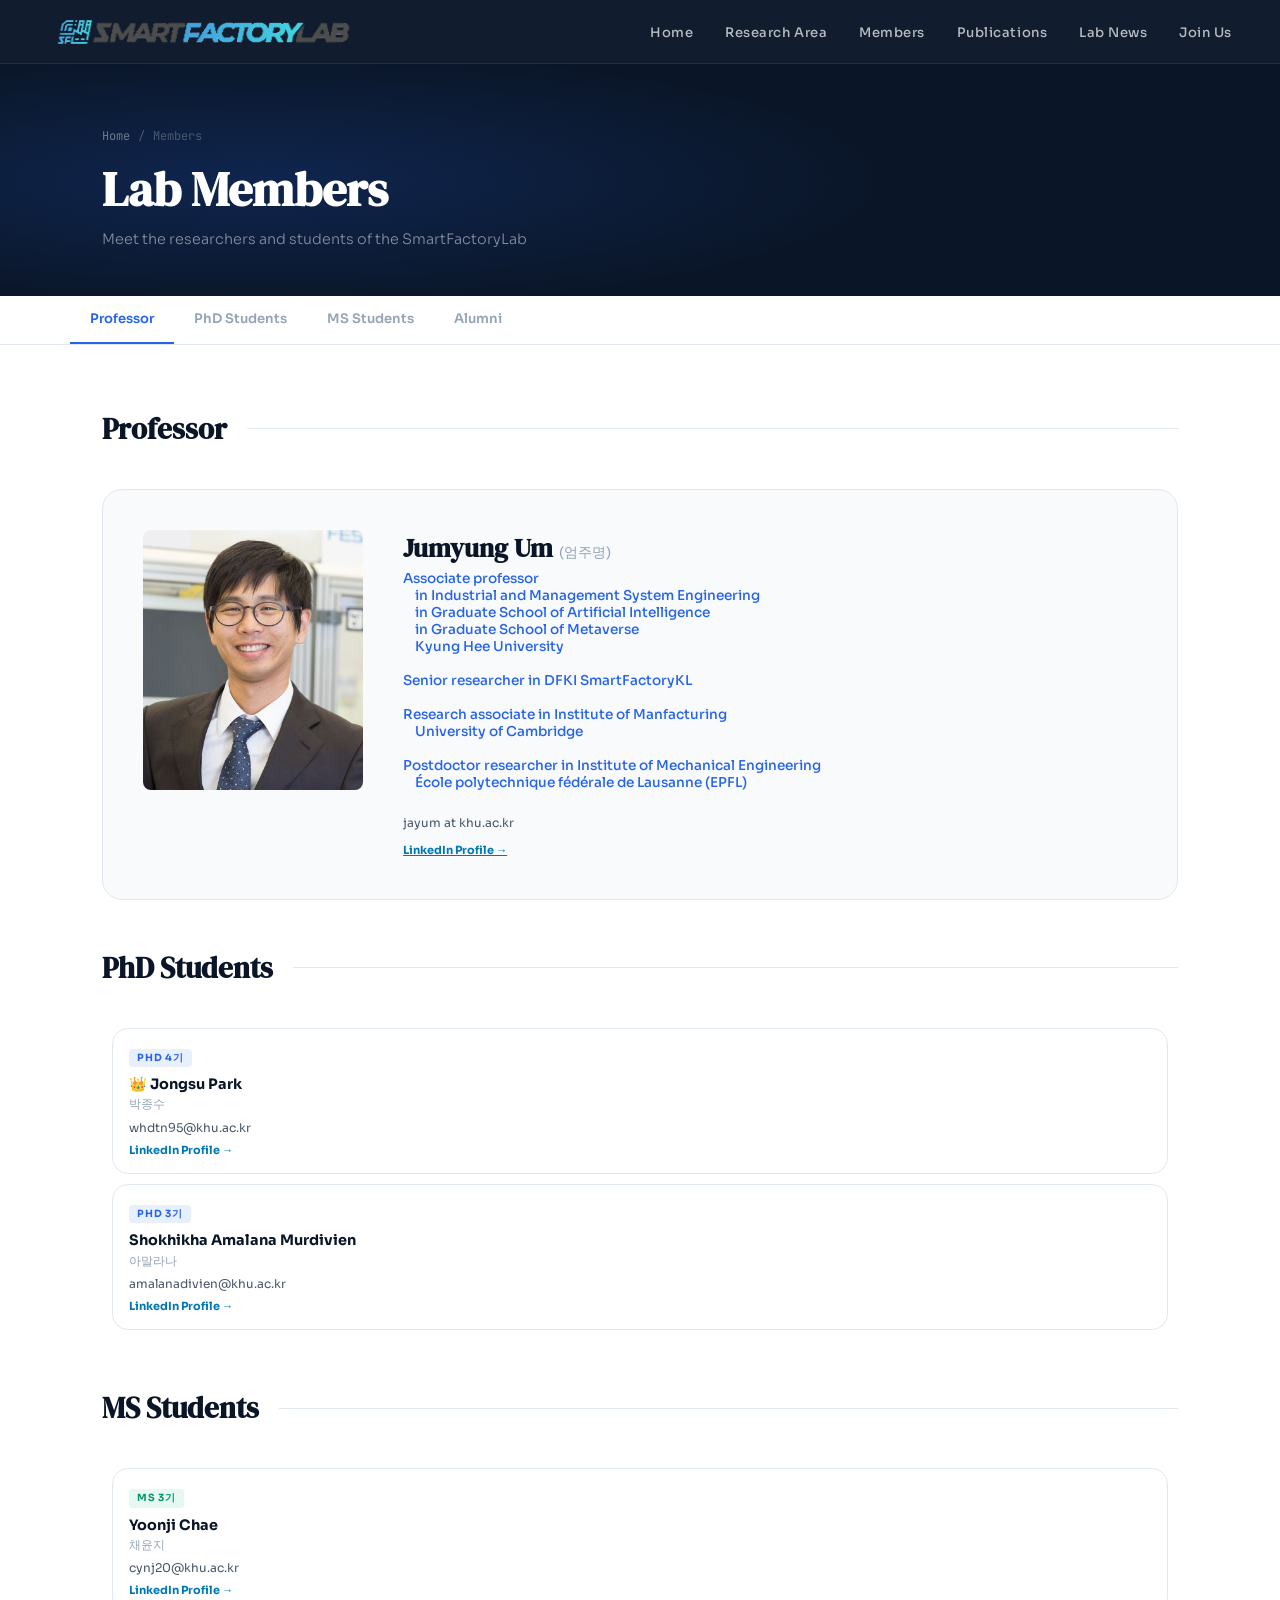
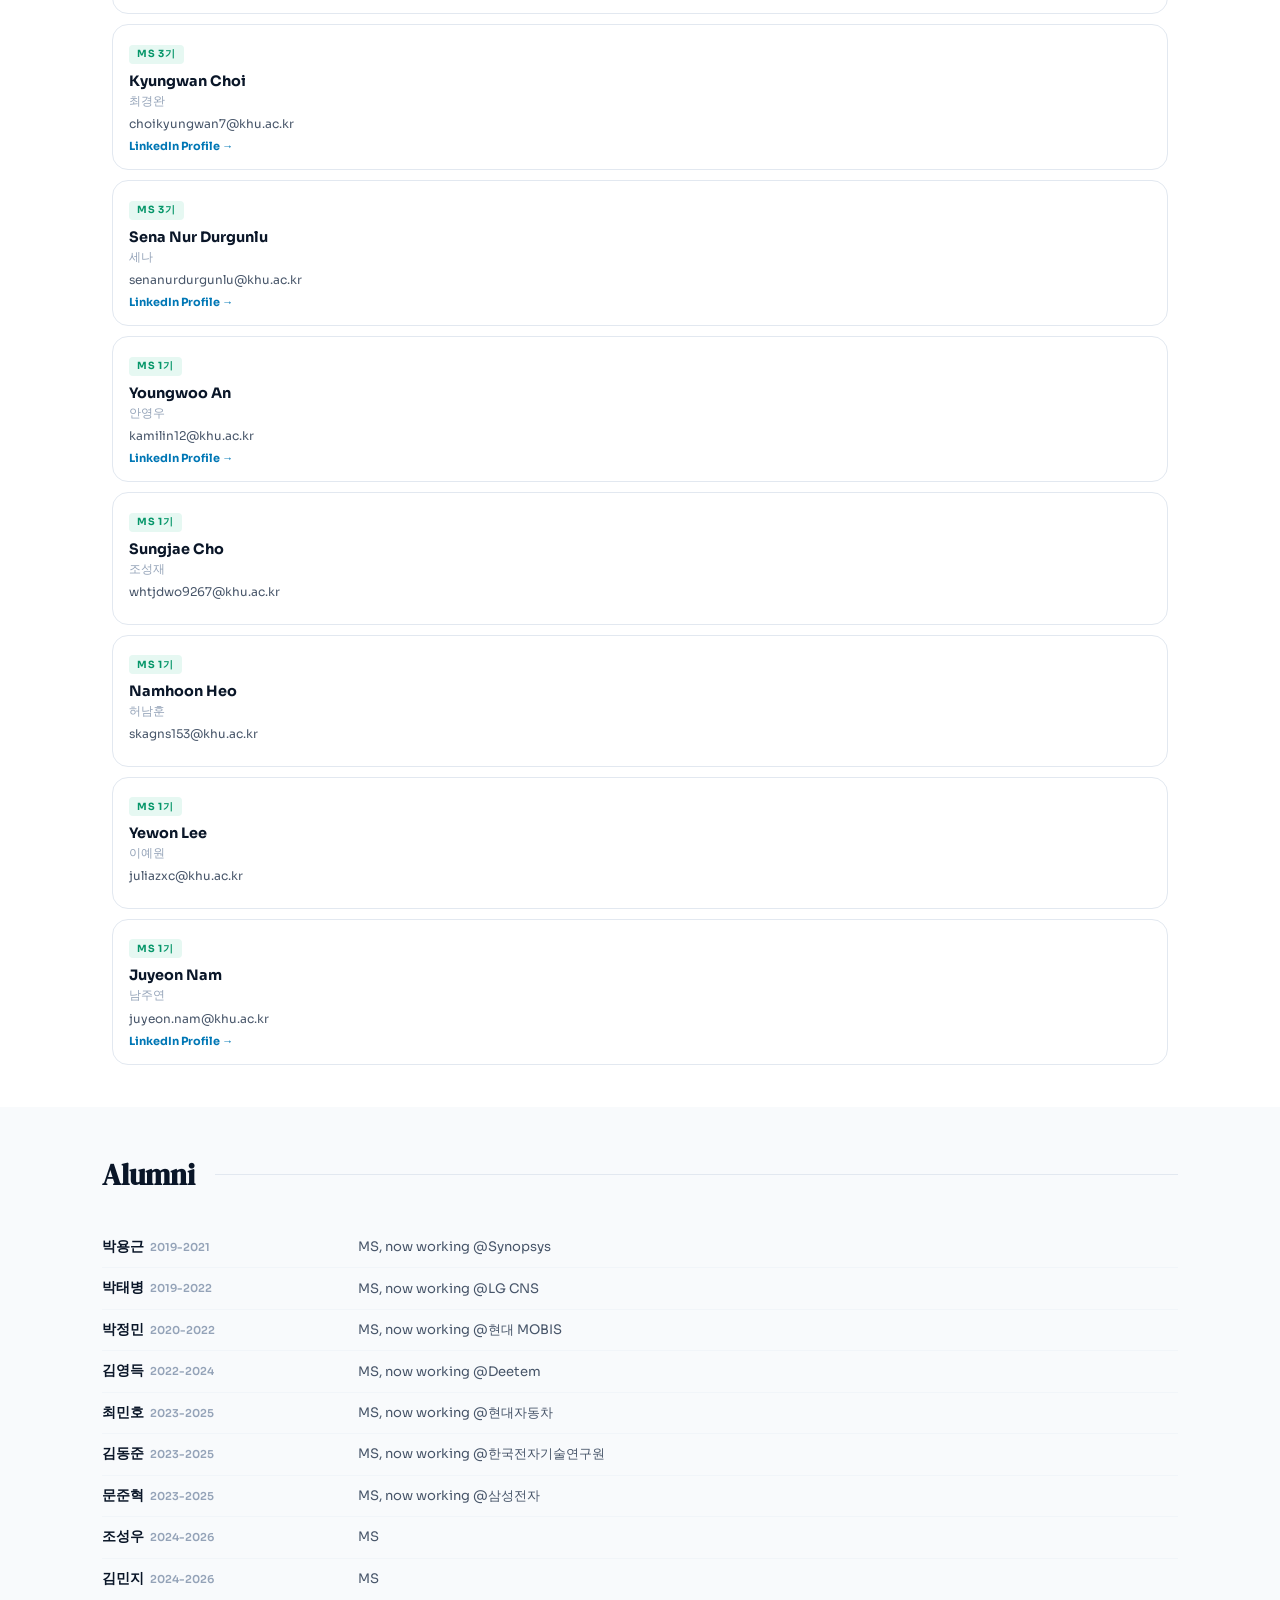
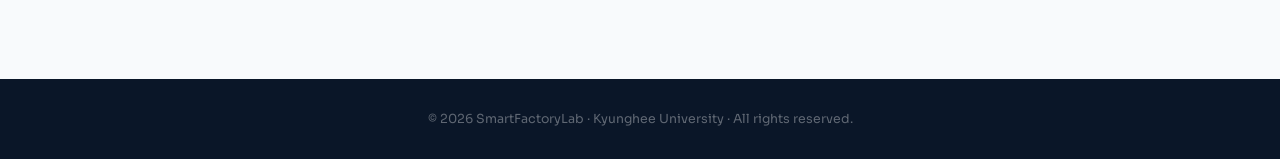
<file: members/index.html>
<!doctype html>
<html lang="ko">
  <head>
    <meta charset="UTF-8" />
    <meta name="viewport" content="width=device-width, initial-scale=1.0" />
    <link rel="icon" href="../assets/logo.svg" type="image/svg" />
    <title>SmartFactoryLab - Kyung Hee University</title>
    <link rel="preconnect" href="https://fonts.googleapis.com" />
    <link
      href="https://fonts.googleapis.com/css2?family=Sora:wght@300;400;500;600;700&family=DM+Serif+Display&family=JetBrains+Mono:wght@400;500&display=swap"
      rel="stylesheet"
    />
    <link rel="stylesheet" href="style.css" />
  </head>
  <body>
    <!-- NAV -->
    <nav>
      <a href="../index.html" class="nav-logo">
        <img
          src="../assets/logo+name.png"
          alt="SmartFactoryLab Logo"
          class="logo-img"
          style="height: 40px; width: auto; display: block; object-fit: contain"
        />
      </a>
      <ul class="nav-links" id="navLinks">
        <li><a href="../index.html">Home</a></li>
        <li><a href="../index.html#research">Research Area</a></li>
        <li><a href="#">Members</a></li>
        <li><a href="./../publications/index.html">Publications</a></li>
        <li><a href="./../lab-news.html">Lab News</a></li>
        <li><a href="../index.html#join">Join Us</a></li>
      </ul>
      <button class="hamburger" id="hamburger" aria-label="Menu">
        <span></span><span></span><span></span>
      </button>
    </nav>

    <!-- PAGE HEADER -->
    <div class="page-header">
      <div class="container">
        <div class="breadcrumb">
          <a href="../index.html">Home</a>
          <span>/</span>
          <span>Members</span>
        </div>
        <h1>Lab Members</h1>
        <p>Meet the researchers and students of the SmartFactoryLab</p>
      </div>
    </div>

    <!-- STICKY NAV -->
    <div class="member-nav">
      <div class="member-nav-inner">
        <a href="#professor" class="member-nav-link active">Professor</a>
        <a href="#phd" class="member-nav-link">PhD Students</a>
        <a href="#ms" class="member-nav-link">MS Students</a>
        <a href="#alumni" class="member-nav-link">Alumni</a>
      </div>
    </div>

    <!-- PROFESSOR -->
    <section class="member-section" id="professor-section">
      <div class="container">
        <span class="section-anchor" id="professor"></span>
        <div class="section-heading"><h2>Professor</h2></div>

        <div class="prof-card">
          <div class="prof-photo-placeholder"> 
            <img src="Jumyung UM_reduced.jpg" alt="Professor Jumyung Um" style="width: 100%; height: 100%; object-fit: cover; border-radius: 8px;" />
          </div>
          <div class="prof-info">
            <h2 class="prof-name">
              Jumyung Um
              <span
                style="
                  font-size: 0.85rem;
                  color: var(--gray-400);
                  font-family: &quot;Sora&quot;, sans-serif;
                  font-weight: 400;
                "
                >(엄주명)</span
              >
            </h2>
            <p class="prof-title">
              Associate professor <br />
              &nbsp;&nbsp;&nbsp;&nbsp;in Industrial and Management System
              Engineering <br />
              &nbsp;&nbsp;&nbsp;&nbsp;in Graduate School of Artificial
              Intelligence <br />
              &nbsp;&nbsp;&nbsp;&nbsp;in Graduate School of Metaverse <br />
              &nbsp;&nbsp;&nbsp;&nbsp;Kyung Hee University<br />
              <br/>
              Senior researcher in DFKI SmartFactoryKL  <br/>
              <br/>
              Research associate in Institute of Manfacturing <br/>
              &nbsp;&nbsp;&nbsp;&nbsp;University of Cambridge <br/>
              <br/>
              Postdoctor researcher in Institute of Mechanical Engineering <br/>
              &nbsp;&nbsp;&nbsp;&nbsp;École polytechnique fédérale de Lausanne (EPFL) <br/>
            </p>
            <p class="member-research">jayum at khu.ac.kr</p>
              <p class="member-linkedin">
                <a
                  href="https://www.linkedin.com/in/jay-jumyung-um-93757b45"
                  target="_blank"
                  style="color: #0077b5; font-size: 0.7rem"
                >
                <strong>LinkedIn Profile →</strong>
              </a>
            </p>
          </div>
        </div>
      </div>
    </section>

    <!-- PhD -->
    <section class="member-section" style="padding-top: 1rem" id="phd-section">
      <div class="container">
        <span class="section-anchor" id="phd"></span>
        <div class="section-heading"><h2>PhD Students</h2></div>
        <div class="member-grid">
          <div class="member-card">
            <!-- <div class="member-photo-placeholder">👤</div> -->
            <div class="member-info">
              <span class="member-badge badge-phd">PhD 4기</span>
              <p class="member-name">👑 Jongsu Park</p>
              <p class="member-name-ko">박종수</p>
              <p class="member-research">whdtn95@khu.ac.kr</p>
              <p class="member-linkedin">
                <a
                  href="https://www.linkedin.com/in/jongsu-park-65602a2b2?utm_source=share&utm_campaign=share_via&utm_content=profile&utm_medium=android_app"
                  target="_blank"
                  style="color: #0077b5; font-size: 0.7rem"
                >
                  <strong>LinkedIn Profile →</strong>
                </a>
              </p>
            </div>
          </div>

          <div class="member-card">
            <!-- <div class="member-photo-placeholder">👤</div> -->
            <div class="member-info">
              <span class="member-badge badge-phd">PhD 3기</span>
              <p class="member-name">Shokhikha Amalana Murdivien</p>
              <p class="member-name-ko">아말라나</p>
              <p class="member-research">amalanadivien@khu.ac.kr</p>
              <p class="member-linkedin">
                <a
                  href="https://www.linkedin.com/in/amalanadivien?utm_source=share&utm_campaign=share_via&utm_content=profile&utm_medium=ios_app"
                  target="_blank"
                  style="color: #0077b5; font-size: 0.7rem"
                >
                  <strong>LinkedIn Profile →</strong>
                </a>
              </p>
            </div>
          </div>
        </div>
      </div>
    </section>

    <!-- MS Students -->
    <section class="member-section" style="padding-top: 1rem" id="ms-section">
      <div class="container">
        <span class="section-anchor" id="ms"></span>
        <div class="section-heading"><h2>MS Students</h2></div>
        <div class="member-grid">
          <div class="member-card">
            <!-- <div class="member-photo-placeholder">👤</div> -->
            <div class="member-info">
              <span class="member-badge badge-ms">MS 3기</span>
              <p class="member-name">Yoonji Chae</p>
              <p class="member-name-ko">채윤지</p>
              <p class="member-research">cynj20@khu.ac.kr</p>
              <p class="member-linkedin">
                <a
                  href="https://www.linkedin.com/in/roonxi/"
                  target="_blank"
                  style="color: #0077b5; font-size: 0.7rem"
                >
                  <strong>LinkedIn Profile →</strong>
                </a>
              </p>
            </div>
          </div>

          <div class="member-card">
            <!-- <div class="member-photo-placeholder">👤</div> -->
            <div class="member-info">
              <span class="member-badge badge-ms">MS 3기</span>
              <p class="member-name">Kyungwan Choi</p>
              <p class="member-name-ko">최경완</p>
              <p class="member-research">choikyungwan7@khu.ac.kr</p>
              <p class="member-linkedin">
                <a
                  href="https://www.linkedin.com/in/kyungwan-‍choi-4528a138b?utm_source=share_via&utm_content=profile&utm_medium=member_ios"
                  target="_blank"
                  style="color: #0077b5; font-size: 0.7rem"
                >
                  <strong>LinkedIn Profile →</strong>
                </a>
              </p>
            </div>
          </div>
          <div class="member-card">
            <!-- <div class="member-photo-placeholder">👤</div> -->
            <div class="member-info">
              <span class="member-badge badge-ms">MS 3기</span>
              <p class="member-name">Sena Nur Durgunlu</p>
              <p class="member-name-ko">세나</p>
              <p class="member-research">senanurdurgunlu@khu.ac.kr</p>
              <p class="member-linkedin">
                <a
                  href="https://www.linkedin.com/in/senanurdurgunlu?utm_source=share_via&utm_content=profile&utm_medium=member_android"
                  target="_blank"
                  style="color: #0077b5; font-size: 0.7rem"
                >
                  <strong>LinkedIn Profile →</strong>
                </a>
              </p>
            </div>
          </div>
          <div class="member-card">
            <!-- <div class="member-photo-placeholder">👤</div> -->
            <div class="member-info">
              <span class="member-badge badge-ms">MS 1기</span>
              <p class="member-name">Youngwoo An</p>
              <p class="member-name-ko">안영우</p>
              <p class="member-research">kamilin12@khu.ac.kr</p>
              <p class="member-linkedin">
                <a
                  href="https://www.linkedin.com/in/youngwoo-an-9984253ba/?isSelfProfile=true"
                  target="_blank"
                  style="color: #0077b5; font-size: 0.7rem"
                >
                  <strong>LinkedIn Profile →</strong>
                </a>
              </p>
            </div>
          </div>
          <div class="member-card">
            <!-- <div class="member-photo-placeholder">👤</div> -->
            <div class="member-info">
              <span class="member-badge badge-ms">MS 1기</span>
              <p class="member-name">Sungjae Cho</p>
              <p class="member-name-ko">조성재</p>
              <p class="member-research">whtjdwo9267@khu.ac.kr</p>
            </div>
          </div>
          <div class="member-card">
            <!-- <div class="member-photo-placeholder">👤</div> -->
            <div class="member-info">
              <span class="member-badge badge-ms">MS 1기</span>
              <p class="member-name">Namhoon Heo</p>
              <p class="member-name-ko">허남훈</p>
              <p class="member-research">skagns153@khu.ac.kr</p>
            </div>
          </div>
          <div class="member-card">
            <!-- <div class="member-photo-placeholder">👤</div> -->
            <div class="member-info">
              <span class="member-badge badge-ms">MS 1기</span>
              <p class="member-name">Yewon Lee</p>
              <p class="member-name-ko">이예원</p>
              <p class="member-research">juliazxc@khu.ac.kr</p>
            </div>
          </div>
          <div class="member-card">
            <!-- <div class="member-photo-placeholder">👤</div> -->
            <div class="member-info">
              <span class="member-badge badge-ms">MS 1기</span>
              <p class="member-name">Juyeon Nam</p>
              <p class="member-name-ko">남주연</p>
              <p class="member-research">juyeon.nam@khu.ac.kr</p>
              <p class="member-linkedin">
                <a
                  href="https://www.linkedin.com/in/juyeon-nam/"
                  target="_blank"
                  style="color: #0077b5; font-size: 0.7rem"
                >
                  <strong>LinkedIn Profile →</strong>
                </a>
              </p>
            </div>
          </div>
        </div>
      </div>
    </section>

    <!-- ALUMNI -->
    <section
      class="alumni-section"
      id="alumni-section"
      style="background: var(--gray-50); padding: 3rem 0"
    >
      <div class="container">
        <span class="section-anchor" id="alumni"></span>
        <div class="section-heading" style="margin-bottom: 2rem">
          <h2>Alumni</h2>
        </div>

        <div class="alumni-subsection">
          <ul class="alumni-list">
            <li>
              <span class="alumni-name"
                >박용근 <span class="alumni-period">2019-2021</span></span
              >
              <span class="alumni-desc"> MS, now working @Synopsys </span>
            </li>
            <li>
              <span class="alumni-name"
                >박태병 <span class="alumni-period">2019-2022</span></span
              >
              <span class="alumni-desc"> MS, now working @LG CNS </span>
            </li>
            <li>
              <span class="alumni-name"
                >박정민 <span class="alumni-period">2020-2022</span></span
              >
              <span class="alumni-desc"> MS, now working @현대 MOBIS </span>
            </li>
            <li>
              <span class="alumni-name"
                >김영득 <span class="alumni-period">2022-2024</span></span
              >
              <span class="alumni-desc"> MS, now working @Deetem </span>
            </li>
            <li>
              <span class="alumni-name"
                >최민호 <span class="alumni-period">2023-2025</span></span
              >
              <span class="alumni-desc"> MS, now working @현대자동차 </span>
            </li>
            <li>
              <span class="alumni-name"
                >김동준 <span class="alumni-period">2023-2025</span></span
              >
              <span class="alumni-desc">
                MS, now working @한국전자기술연구원
              </span>
            </li>
            <li>
              <span class="alumni-name"
                >문준혁 <span class="alumni-period">2023-2025</span></span
              >
              <span class="alumni-desc"> MS, now working @삼성전자 </span>
            </li>
            <li>
              <span class="alumni-name"
                >조성우 <span class="alumni-period">2024-2026</span></span
              >
              <span class="alumni-desc"> MS </span>
            </li>
            <li>
              <span class="alumni-name"
                >김민지 <span class="alumni-period">2024-2026</span></span
              >
              <span class="alumni-desc"> MS </span>
            </li>
          </ul>
        </div>
      </div>
    </section>

    <footer>
      © 2026 SmartFactoryLab · Kyunghee University · All rights reserved.
    </footer>

    <script>
      // Hamburger
      document.getElementById("hamburger").addEventListener("click", () => {
        document.getElementById("navLinks").classList.toggle("open");
      });

      // Sticky nav active highlight on scroll
      const sections = ["professor", "ms-phd", "ms", "alumni"];
      const navLinks = document.querySelectorAll(".member-nav-link");

      const observer = new IntersectionObserver(
        (entries) => {
          entries.forEach((entry) => {
            if (entry.isIntersecting) {
              const id = entry.target.id;
              navLinks.forEach((l) =>
                l.classList.toggle(
                  "active",
                  l.getAttribute("href") === "#" + id,
                ),
              );
            }
          });
        },
        { rootMargin: "-64px 0px -60% 0px", threshold: 0 },
      );

      sections.forEach((id) => {
        const el = document.getElementById(id);
        if (el) observer.observe(el);
      });
    </script>
  </body>
</html>
</file>
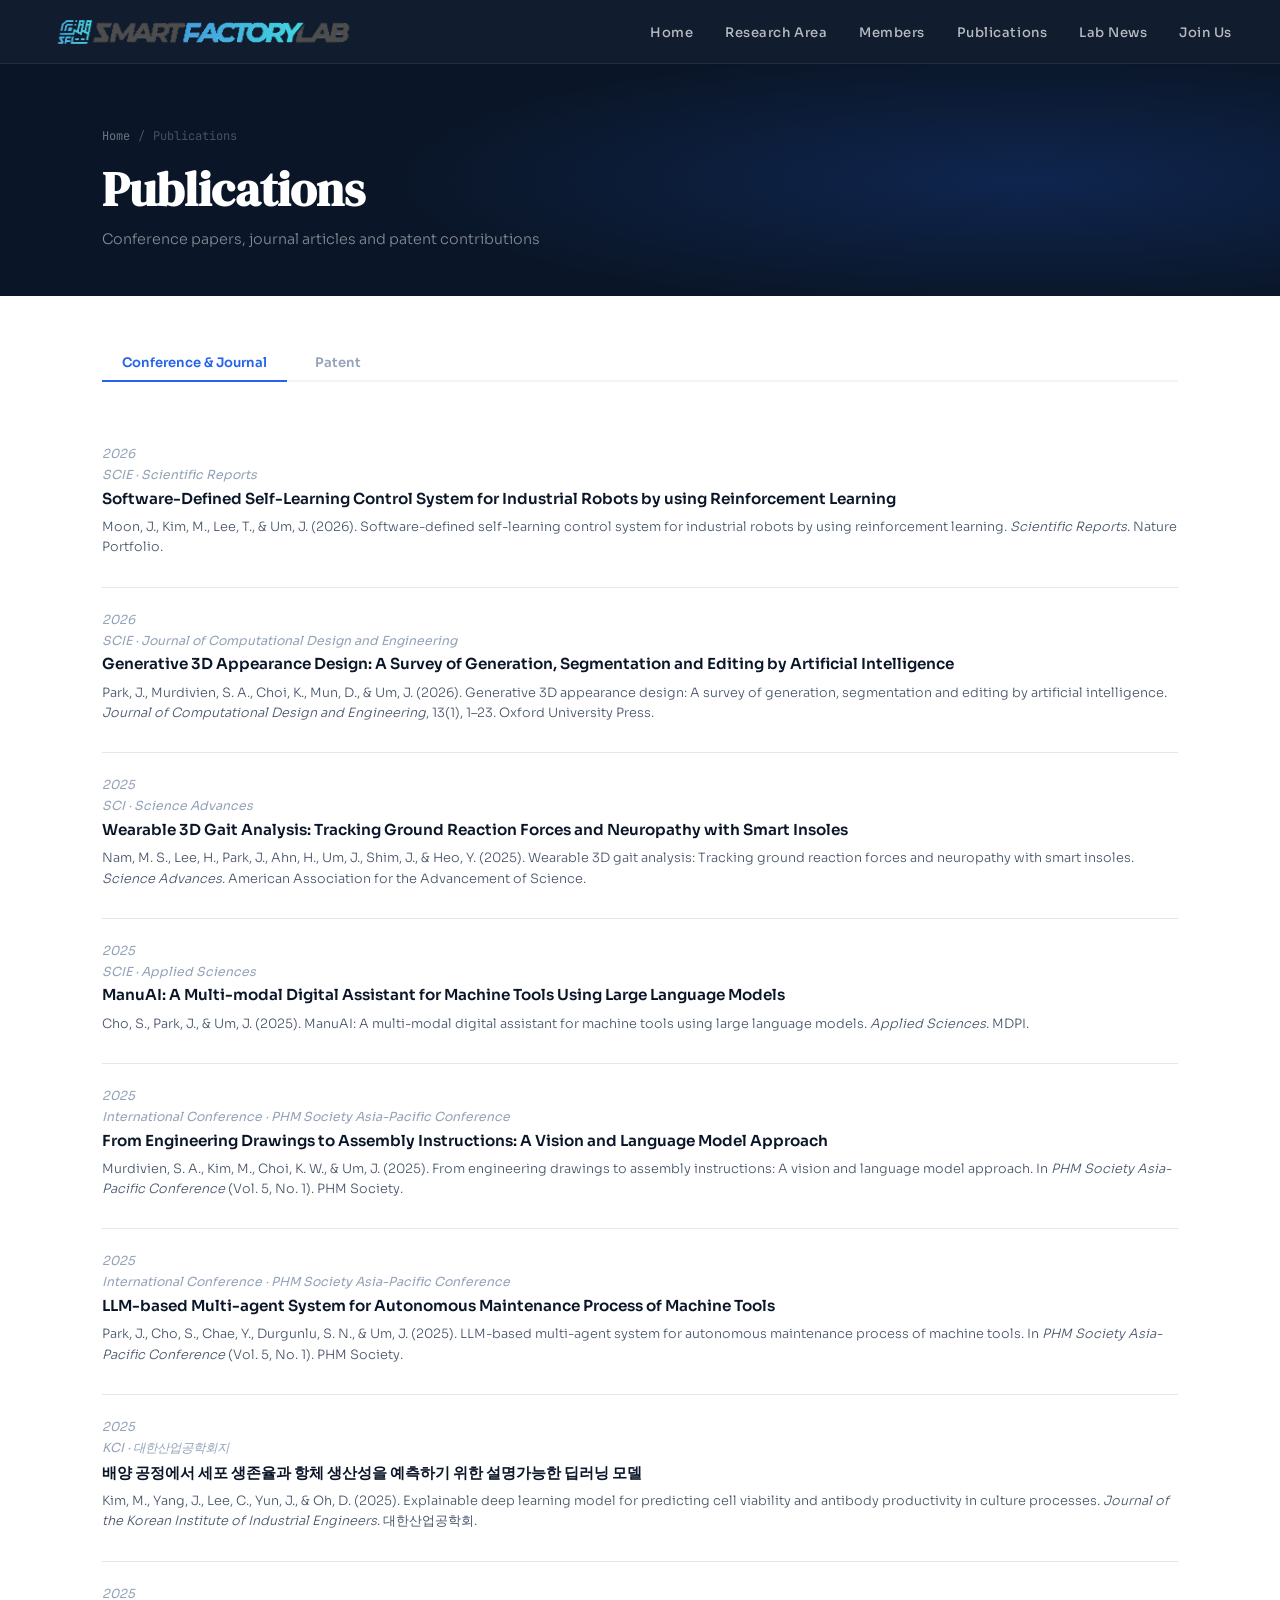
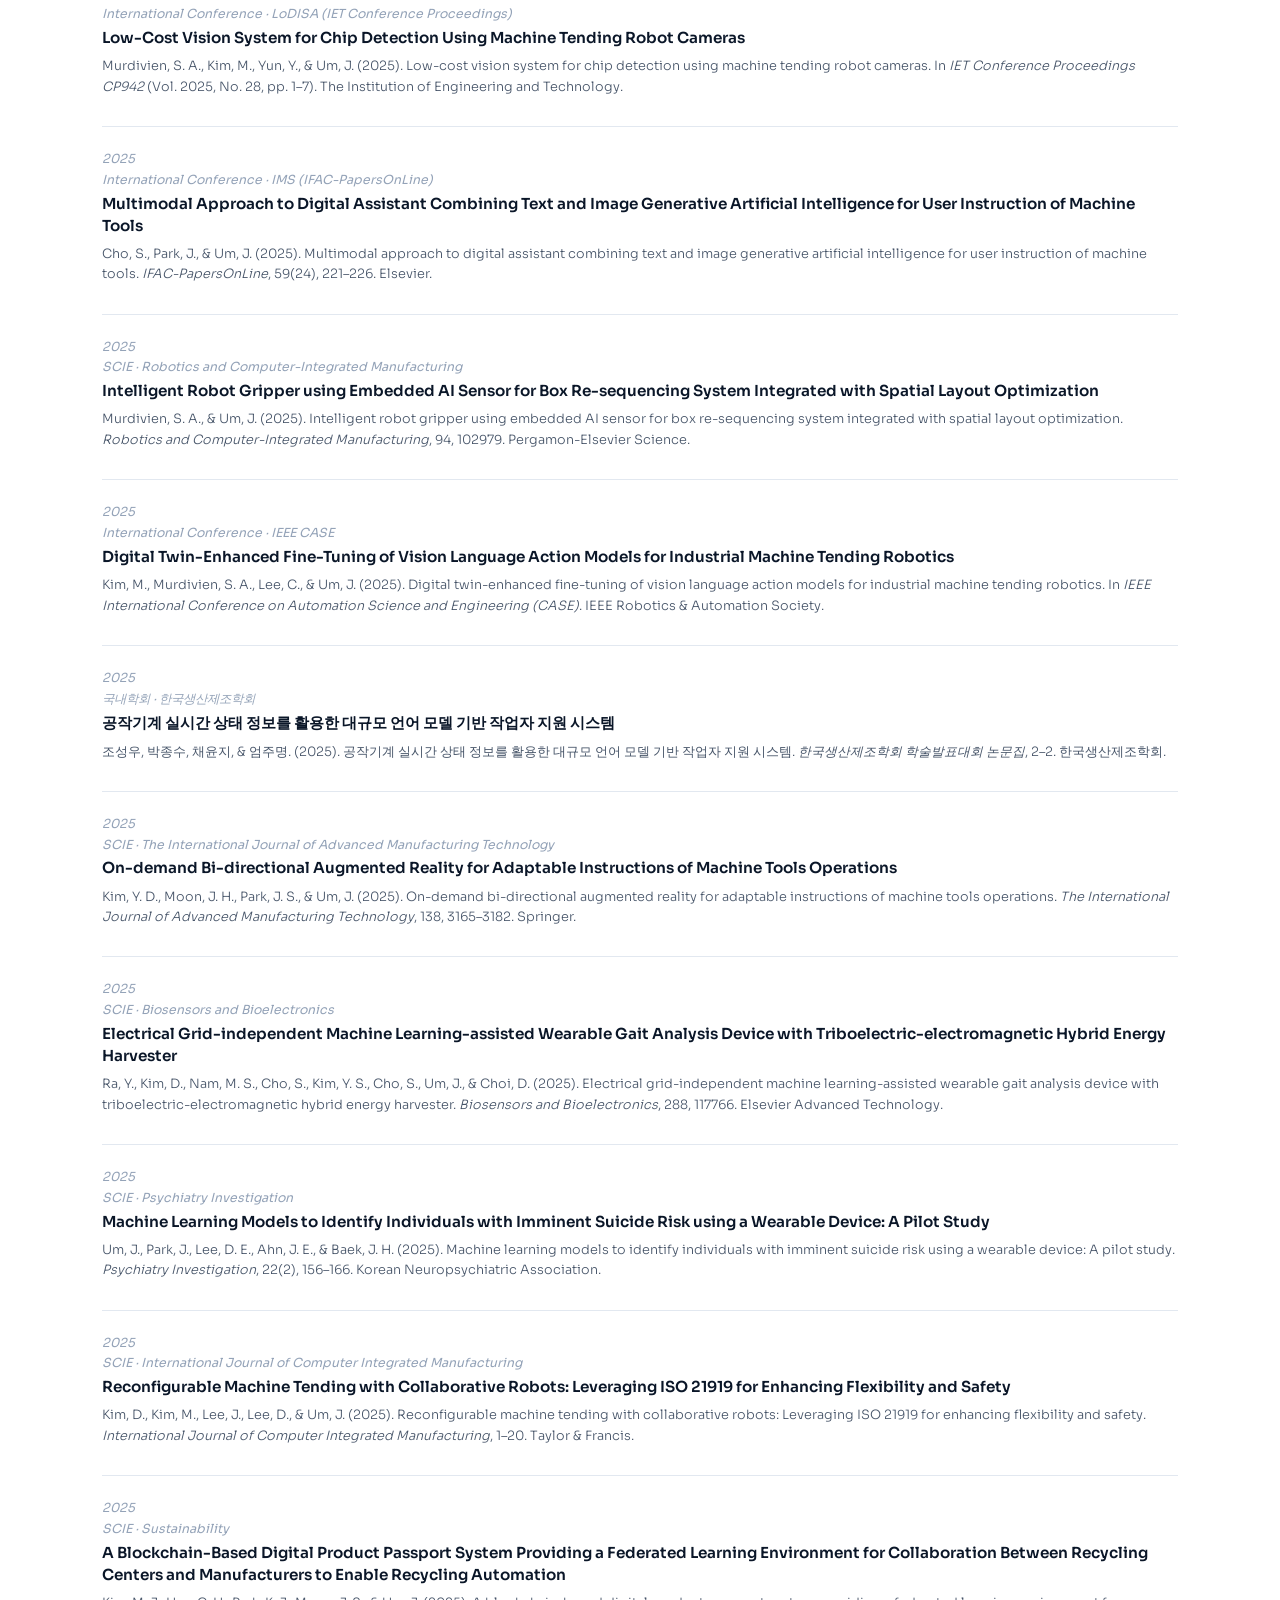
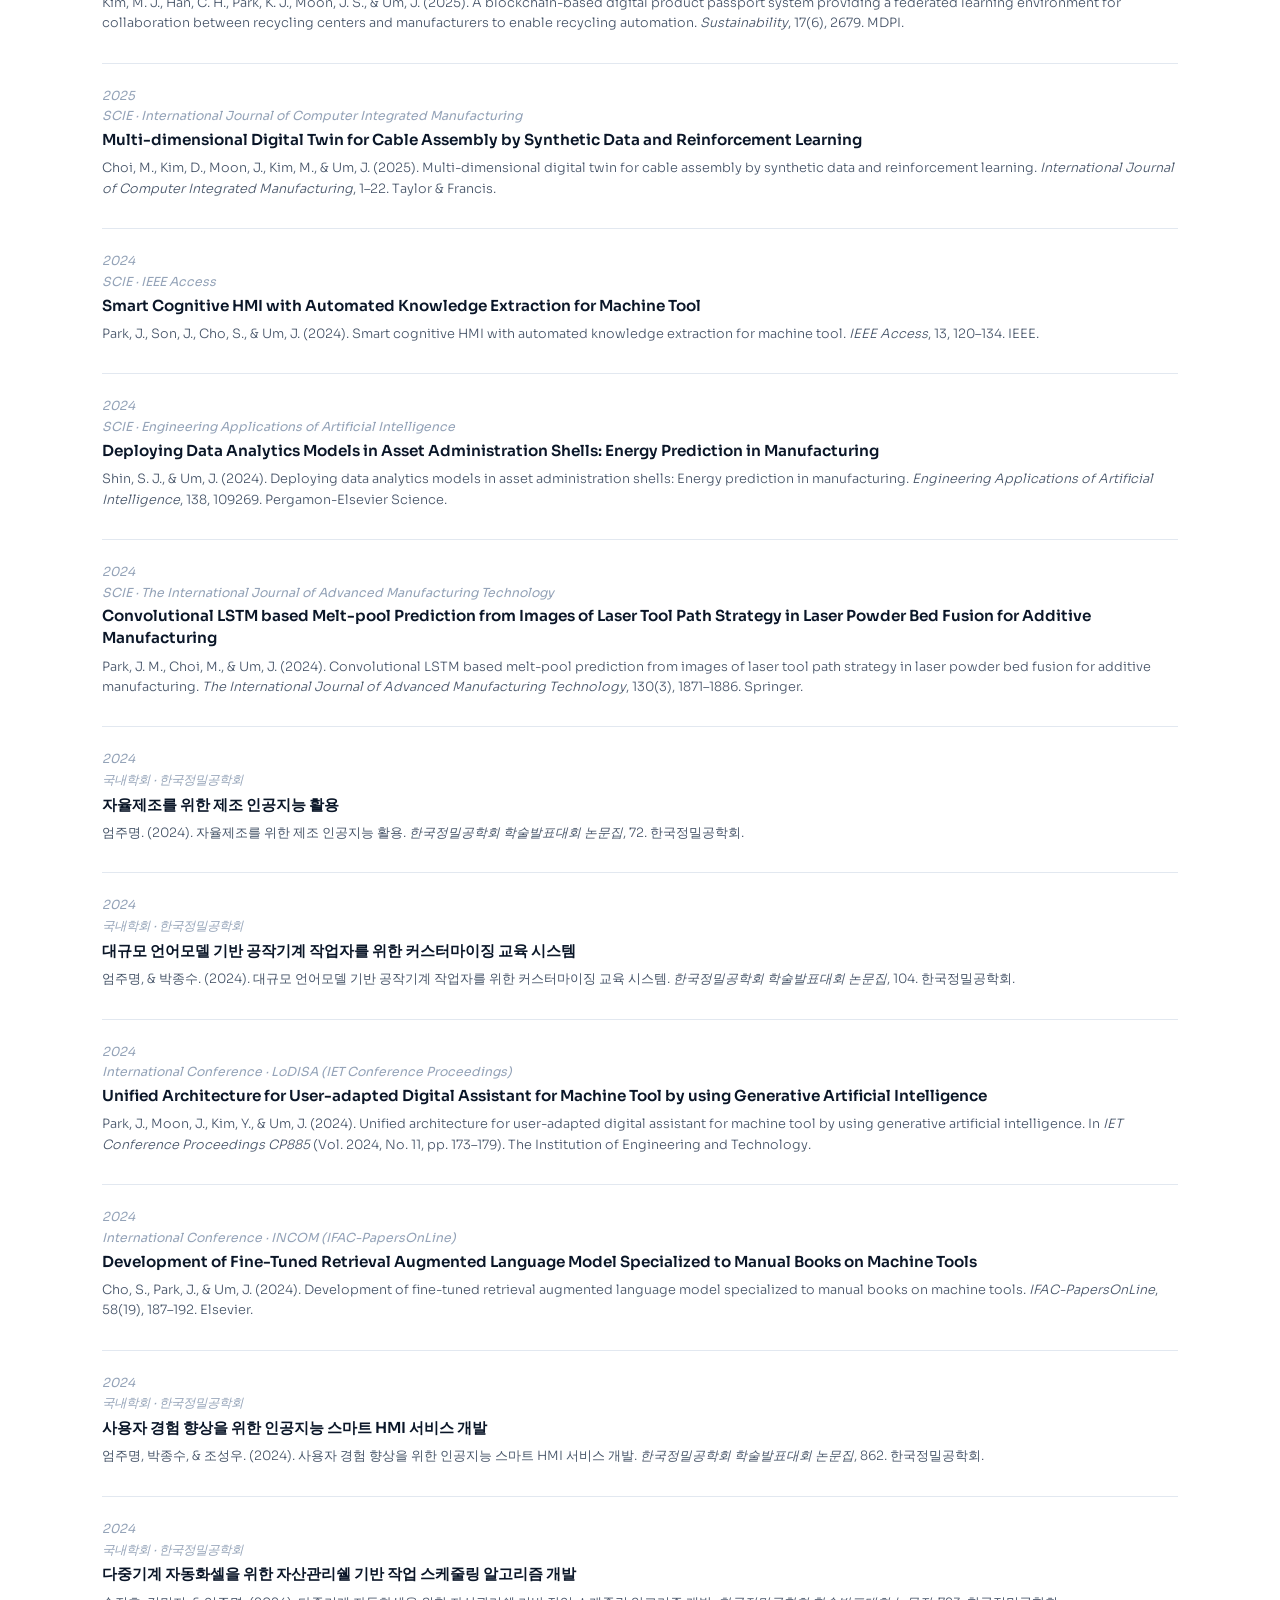
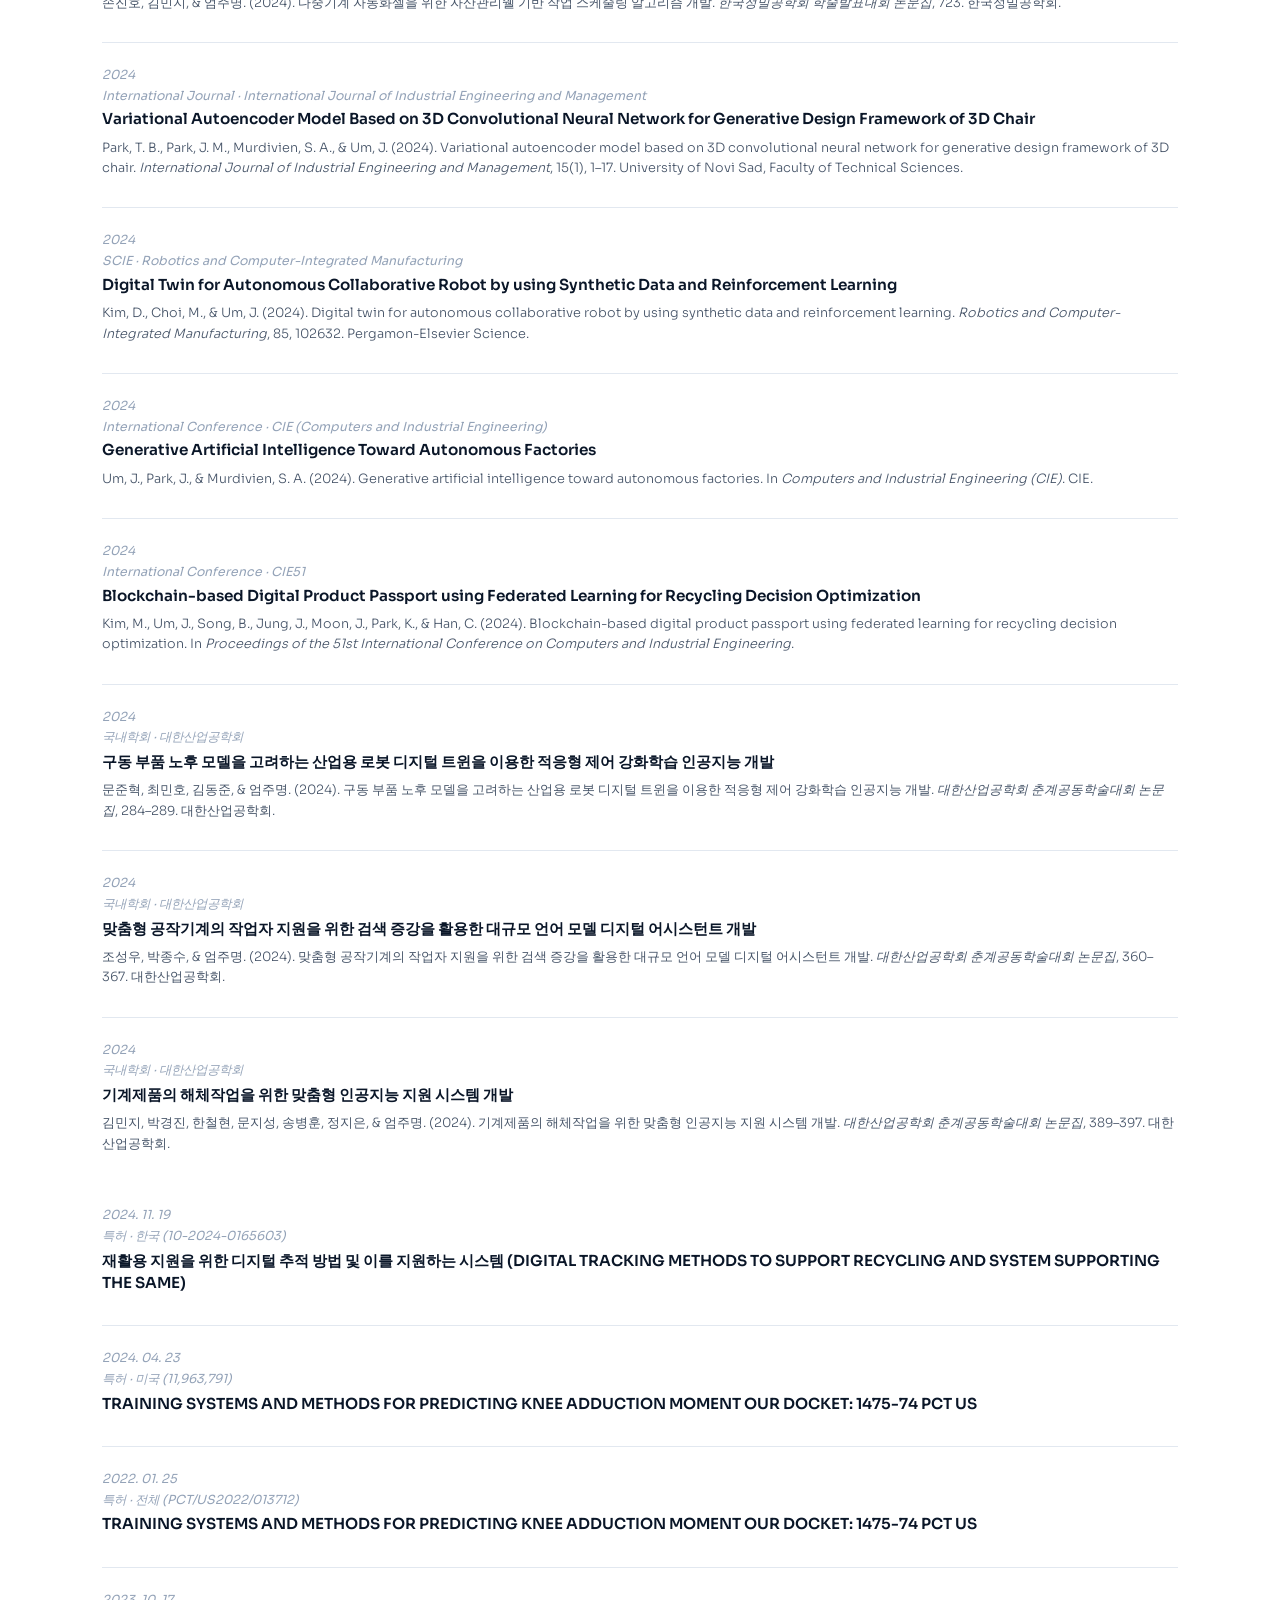
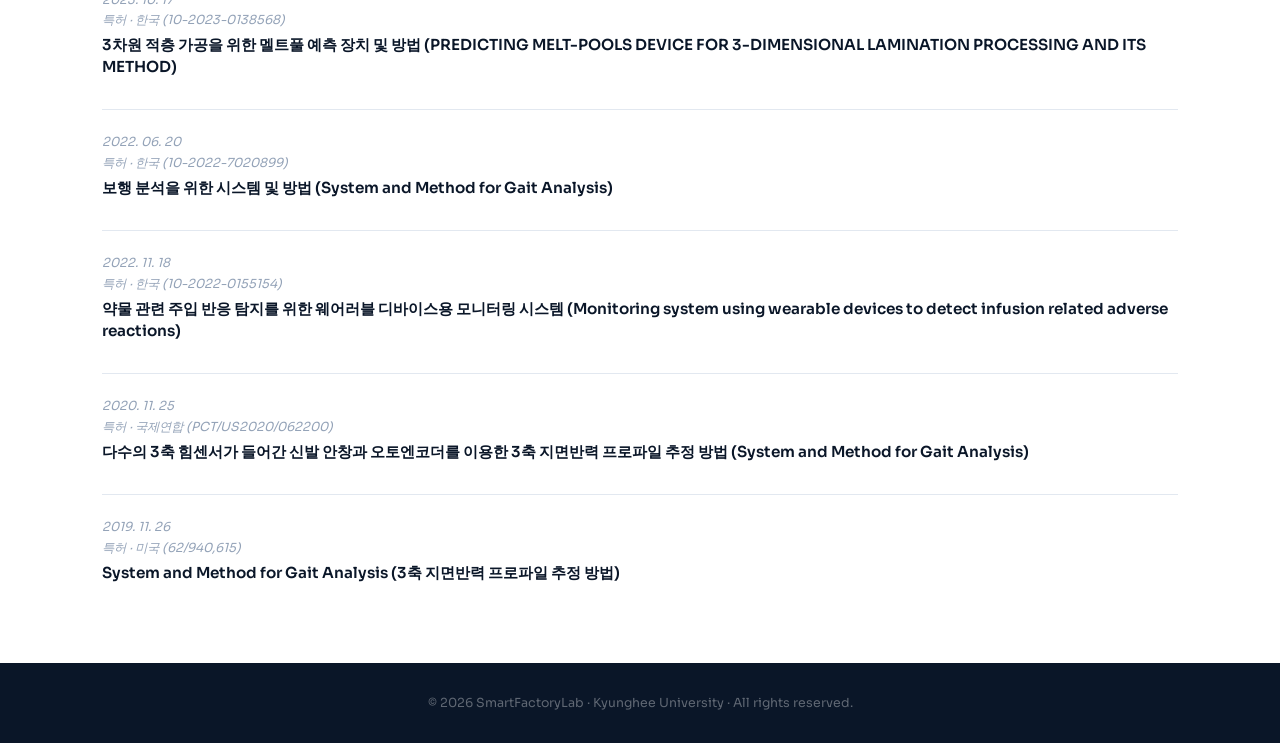
<file: publications/index.html>
<!doctype html>
<html lang="ko">
  <head>
    <meta charset="UTF-8" />
    <meta name="viewport" content="width=device-width, initial-scale=1.0" />
    <link rel="icon" href="../assets/logo.svg" type="image/svg" />
    <title>SmartFactoryLab - Kyung Hee University</title>
    <link rel="preconnect" href="https://fonts.googleapis.com" />
    <link
      href="https://fonts.googleapis.com/css2?family=Sora:wght@300;400;500;600;700&family=DM+Serif+Display&family=JetBrains+Mono:wght@400;500&display=swap"
      rel="stylesheet"
    />
    <link rel="stylesheet" href="style.css" />
  </head>
  <body>
    <!-- NAV -->
    <nav>
      <a href="../index.html" class="nav-logo">
        <img
          src="../assets/logo+name.png"
          alt="SmartFactoryLab Logo"
          class="logo-img"
          style="height: 40px; width: auto; display: block; object-fit: contain"
        />
      </a>
      <ul class="nav-links" id="navLinks">
        <li><a href="../index.html">Home</a></li>
        <li><a href="../index.html#research">Research Area</a></li>
        <li><a href="./../members/index.html">Members</a></li>
        <li><a href="#">Publications</a></li>
        <li><a href="./../lab-news.html">Lab News</a></li>
        <li><a href="../index.html#join">Join Us</a></li>
      </ul>
      <button class="hamburger" id="hamburger" aria-label="Menu">
        <span></span><span></span><span></span>
      </button>
    </nav>

    <!-- PAGE HEADER -->
    <div class="page-header">
      <div
        class="container"
        style="max-width: 1140px; margin: 0 auto; padding: 0 2rem"
      >
        <div class="breadcrumb">
          <a href="../index.html">Home</a>
          <span>/</span>
          <span>Publications</span>
        </div>
        <h1>Publications</h1>
        <p>Conference papers, journal articles and patent contributions</p>
      </div>
    </div>

    <!-- MAIN -->
    <div class="main-layout">
      <!-- CONTENT -->
      <main class="content">
        <!-- Tabs -->
        <div class="pub-type-tabs">
          <button class="pub-tab active" data-tab="conference">
            Conference & Journal
          </button>
          <!-- <button class="pub-tab" data-tab="journal">Journal</button> -->
          <button class="pub-tab" data-tab="patent">Patent</button>
        </div>

        <!-- ===== CONFERENCE ===== -->
        <div id="tab-conference">
          <!-- 2026 -->

          <div class="pub-entry">
            <div>
              <p class="venue-full">2026</p>
              <p class="venue-full">SCIE · Scientific Reports</p>
              <h3>
                Software-Defined Self-Learning Control System for Industrial
                Robots by using Reinforcement Learning
              </h3>
              <p class="authors">
                Moon, J., Kim, M., Lee, T., & Um, J. (2026). Software-defined
                self-learning control system for industrial robots by using
                reinforcement learning. <em>Scientific Reports</em>. Nature
                Portfolio.
              </p>
            </div>
          </div>

          <div class="pub-entry">
            <div>
              <p class="venue-full">2026</p>
              <p class="venue-full">
                SCIE · Journal of Computational Design and Engineering
              </p>
              <h3>
                Generative 3D Appearance Design: A Survey of Generation,
                Segmentation and Editing by Artificial Intelligence
              </h3>
              <p class="authors">
                Park, J., Murdivien, S. A., Choi, K., Mun, D., & Um, J. (2026).
                Generative 3D appearance design: A survey of generation,
                segmentation and editing by artificial intelligence.
                <em>Journal of Computational Design and Engineering</em>, 13(1),
                1–23. Oxford University Press.
              </p>
            </div>
          </div>

          <!-- 2025 -->

          <div class="pub-entry">
            <div>
              <p class="venue-full">2025</p>
              <p class="venue-full">SCI · Science Advances</p>
              <h3>
                Wearable 3D Gait Analysis: Tracking Ground Reaction Forces and
                Neuropathy with Smart Insoles
              </h3>
              <p class="authors">
                Nam, M. S., Lee, H., Park, J., Ahn, H., Um, J., Shim, J., & Heo,
                Y. (2025). Wearable 3D gait analysis: Tracking ground reaction
                forces and neuropathy with smart insoles.
                <em>Science Advances</em>. American Association for the
                Advancement of Science.
              </p>
            </div>
          </div>

          <div class="pub-entry">
            <div>
              <p class="venue-full">2025</p>
              <p class="venue-full">SCIE · Applied Sciences</p>
              <h3>
                ManuAI: A Multi-modal Digital Assistant for Machine Tools Using
                Large Language Models
              </h3>
              <p class="authors">
                Cho, S., Park, J., & Um, J. (2025). ManuAI: A multi-modal
                digital assistant for machine tools using large language models.
                <em>Applied Sciences</em>. MDPI.
              </p>
            </div>
          </div>

          <div class="pub-entry">
            <div>
              <p class="venue-full">2025</p>
              <p class="venue-full">
                International Conference · PHM Society Asia-Pacific Conference
              </p>
              <h3>
                From Engineering Drawings to Assembly Instructions: A Vision and
                Language Model Approach
              </h3>
              <p class="authors">
                Murdivien, S. A., Kim, M., Choi, K. W., & Um, J. (2025). From
                engineering drawings to assembly instructions: A vision and
                language model approach. In
                <em>PHM Society Asia-Pacific Conference</em> (Vol. 5, No. 1).
                PHM Society.
              </p>
            </div>
          </div>

          <div class="pub-entry">
            <div>
              <p class="venue-full">2025</p>
              <p class="venue-full">
                International Conference · PHM Society Asia-Pacific Conference
              </p>
              <h3>
                LLM-based Multi-agent System for Autonomous Maintenance Process
                of Machine Tools
              </h3>
              <p class="authors">
                Park, J., Cho, S., Chae, Y., Durgunlu, S. N., & Um, J. (2025).
                LLM-based multi-agent system for autonomous maintenance process
                of machine tools. In
                <em>PHM Society Asia-Pacific Conference</em> (Vol. 5, No. 1).
                PHM Society.
              </p>
            </div>
          </div>

          <div class="pub-entry">
            <div>
              <p class="venue-full">2025</p>
              <p class="venue-full">KCI · 대한산업공학회지</p>
              <h3>
                배양 공정에서 세포 생존율과 항체 생산성을 예측하기 위한
                설명가능한 딥러닝 모델
              </h3>
              <p class="authors">
                Kim, M., Yang, J., Lee, C., Yun, J., & Oh, D. (2025).
                Explainable deep learning model for predicting cell viability
                and antibody productivity in culture processes.
                <em>Journal of the Korean Institute of Industrial Engineers</em
                >. 대한산업공학회.
              </p>
            </div>
          </div>

          <div class="pub-entry">
            <div>
              <p class="venue-full">2025</p>
              <p class="venue-full">
                International Conference · LoDISA (IET Conference Proceedings)
              </p>
              <h3>
                Low-Cost Vision System for Chip Detection Using Machine Tending
                Robot Cameras
              </h3>
              <p class="authors">
                Murdivien, S. A., Kim, M., Yun, Y., & Um, J. (2025). Low-cost
                vision system for chip detection using machine tending robot
                cameras. In <em>IET Conference Proceedings CP942</em> (Vol.
                2025, No. 28, pp. 1–7). The Institution of Engineering and
                Technology.
              </p>
            </div>
          </div>

          <div class="pub-entry">
            <div>
              <p class="venue-full">2025</p>
              <p class="venue-full">
                International Conference · IMS (IFAC-PapersOnLine)
              </p>
              <h3>
                Multimodal Approach to Digital Assistant Combining Text and
                Image Generative Artificial Intelligence for User Instruction of
                Machine Tools
              </h3>
              <p class="authors">
                Cho, S., Park, J., & Um, J. (2025). Multimodal approach to
                digital assistant combining text and image generative artificial
                intelligence for user instruction of machine tools.
                <em>IFAC-PapersOnLine</em>, 59(24), 221–226. Elsevier.
              </p>
            </div>
          </div>

          <div class="pub-entry">
            <div>
              <p class="venue-full">2025</p>
              <p class="venue-full">
                SCIE · Robotics and Computer-Integrated Manufacturing
              </p>
              <h3>
                Intelligent Robot Gripper using Embedded AI Sensor for Box
                Re-sequencing System Integrated with Spatial Layout Optimization
              </h3>
              <p class="authors">
                Murdivien, S. A., & Um, J. (2025). Intelligent robot gripper
                using embedded AI sensor for box re-sequencing system integrated
                with spatial layout optimization.
                <em>Robotics and Computer-Integrated Manufacturing</em>, 94,
                102979. Pergamon-Elsevier Science.
              </p>
            </div>
          </div>

          <div class="pub-entry">
            <div>
              <p class="venue-full">2025</p>
              <p class="venue-full">International Conference · IEEE CASE</p>
              <h3>
                Digital Twin-Enhanced Fine-Tuning of Vision Language Action
                Models for Industrial Machine Tending Robotics
              </h3>
              <p class="authors">
                Kim, M., Murdivien, S. A., Lee, C., & Um, J. (2025). Digital
                twin-enhanced fine-tuning of vision language action models for
                industrial machine tending robotics. In
                <em
                  >IEEE International Conference on Automation Science and
                  Engineering (CASE)</em
                >. IEEE Robotics & Automation Society.
              </p>
            </div>
          </div>

          <div class="pub-entry">
            <div>
              <p class="venue-full">2025</p>
              <p class="venue-full">국내학회 · 한국생산제조학회</p>
              <h3>
                공작기계 실시간 상태 정보를 활용한 대규모 언어 모델 기반 작업자
                지원 시스템
              </h3>
              <p class="authors">
                조성우, 박종수, 채윤지, & 엄주명. (2025). 공작기계 실시간 상태
                정보를 활용한 대규모 언어 모델 기반 작업자 지원 시스템.
                <em>한국생산제조학회 학술발표대회 논문집</em>, 2–2.
                한국생산제조학회.
              </p>
            </div>
          </div>

          <div class="pub-entry">
            <div>
              <p class="venue-full">2025</p>
              <p class="venue-full">
                SCIE · The International Journal of Advanced Manufacturing
                Technology
              </p>
              <h3>
                On-demand Bi-directional Augmented Reality for Adaptable
                Instructions of Machine Tools Operations
              </h3>
              <p class="authors">
                Kim, Y. D., Moon, J. H., Park, J. S., & Um, J. (2025). On-demand
                bi-directional augmented reality for adaptable instructions of
                machine tools operations.
                <em
                  >The International Journal of Advanced Manufacturing
                  Technology</em
                >, 138, 3165–3182. Springer.
              </p>
            </div>
          </div>

          <div class="pub-entry">
            <div>
              <p class="venue-full">2025</p>
              <p class="venue-full">SCIE · Biosensors and Bioelectronics</p>
              <h3>
                Electrical Grid-independent Machine Learning-assisted Wearable
                Gait Analysis Device with Triboelectric-electromagnetic Hybrid
                Energy Harvester
              </h3>
              <p class="authors">
                Ra, Y., Kim, D., Nam, M. S., Cho, S., Kim, Y. S., Cho, S., Um,
                J., & Choi, D. (2025). Electrical grid-independent machine
                learning-assisted wearable gait analysis device with
                triboelectric-electromagnetic hybrid energy harvester.
                <em>Biosensors and Bioelectronics</em>, 288, 117766. Elsevier
                Advanced Technology.
              </p>
            </div>
          </div>

          <div class="pub-entry">
            <div>
              <p class="venue-full">2025</p>
              <p class="venue-full">SCIE · Psychiatry Investigation</p>
              <h3>
                Machine Learning Models to Identify Individuals with Imminent
                Suicide Risk using a Wearable Device: A Pilot Study
              </h3>
              <p class="authors">
                Um, J., Park, J., Lee, D. E., Ahn, J. E., & Baek, J. H. (2025).
                Machine learning models to identify individuals with imminent
                suicide risk using a wearable device: A pilot study.
                <em>Psychiatry Investigation</em>, 22(2), 156–166. Korean
                Neuropsychiatric Association.
              </p>
            </div>
          </div>

          <div class="pub-entry">
            <div>
              <p class="venue-full">2025</p>
              <p class="venue-full">
                SCIE · International Journal of Computer Integrated
                Manufacturing
              </p>
              <h3>
                Reconfigurable Machine Tending with Collaborative Robots:
                Leveraging ISO 21919 for Enhancing Flexibility and Safety
              </h3>
              <p class="authors">
                Kim, D., Kim, M., Lee, J., Lee, D., & Um, J. (2025).
                Reconfigurable machine tending with collaborative robots:
                Leveraging ISO 21919 for enhancing flexibility and safety.
                <em
                  >International Journal of Computer Integrated
                  Manufacturing</em
                >, 1–20. Taylor & Francis.
              </p>
            </div>
          </div>

          <div class="pub-entry">
            <div>
              <p class="venue-full">2025</p>
              <p class="venue-full">SCIE · Sustainability</p>
              <h3>
                A Blockchain-Based Digital Product Passport System Providing a
                Federated Learning Environment for Collaboration Between
                Recycling Centers and Manufacturers to Enable Recycling
                Automation
              </h3>
              <p class="authors">
                Kim, M. J., Han, C. H., Park, K. J., Moon, J. S., & Um, J.
                (2025). A blockchain-based digital product passport system
                providing a federated learning environment for collaboration
                between recycling centers and manufacturers to enable recycling
                automation. <em>Sustainability</em>, 17(6), 2679. MDPI.
              </p>
            </div>
          </div>

          <div class="pub-entry">
            <div>
              <p class="venue-full">2025</p>
              <p class="venue-full">
                SCIE · International Journal of Computer Integrated
                Manufacturing
              </p>
              <h3>
                Multi-dimensional Digital Twin for Cable Assembly by Synthetic
                Data and Reinforcement Learning
              </h3>
              <p class="authors">
                Choi, M., Kim, D., Moon, J., Kim, M., & Um, J. (2025).
                Multi-dimensional digital twin for cable assembly by synthetic
                data and reinforcement learning.
                <em
                  >International Journal of Computer Integrated
                  Manufacturing</em
                >, 1–22. Taylor & Francis.
              </p>
            </div>
          </div>

          <!-- 2024 -->

          <div class="pub-entry">
            <div>
              <p class="venue-full">2024</p>
              <p class="venue-full">SCIE · IEEE Access</p>
              <h3>
                Smart Cognitive HMI with Automated Knowledge Extraction for
                Machine Tool
              </h3>
              <p class="authors">
                Park, J., Son, J., Cho, S., & Um, J. (2024). Smart cognitive HMI
                with automated knowledge extraction for machine tool.
                <em>IEEE Access</em>, 13, 120–134. IEEE.
              </p>
            </div>
          </div>

          <div class="pub-entry">
            <div>
              <p class="venue-full">2024</p>
              <p class="venue-full">
                SCIE · Engineering Applications of Artificial Intelligence
              </p>
              <h3>
                Deploying Data Analytics Models in Asset Administration Shells:
                Energy Prediction in Manufacturing
              </h3>
              <p class="authors">
                Shin, S. J., & Um, J. (2024). Deploying data analytics models in
                asset administration shells: Energy prediction in manufacturing.
                <em>Engineering Applications of Artificial Intelligence</em>,
                138, 109269. Pergamon-Elsevier Science.
              </p>
            </div>
          </div>

          <div class="pub-entry">
            <div>
              <p class="venue-full">2024</p>
              <p class="venue-full">
                SCIE · The International Journal of Advanced Manufacturing
                Technology
              </p>
              <h3>
                Convolutional LSTM based Melt-pool Prediction from Images of
                Laser Tool Path Strategy in Laser Powder Bed Fusion for Additive
                Manufacturing
              </h3>
              <p class="authors">
                Park, J. M., Choi, M., & Um, J. (2024). Convolutional LSTM based
                melt-pool prediction from images of laser tool path strategy in
                laser powder bed fusion for additive manufacturing.
                <em
                  >The International Journal of Advanced Manufacturing
                  Technology</em
                >, 130(3), 1871–1886. Springer.
              </p>
            </div>
          </div>

          <div class="pub-entry">
            <div>
              <p class="venue-full">2024</p>
              <p class="venue-full">국내학회 · 한국정밀공학회</p>
              <h3>자율제조를 위한 제조 인공지능 활용</h3>
              <p class="authors">
                엄주명. (2024). 자율제조를 위한 제조 인공지능 활용.
                <em>한국정밀공학회 학술발표대회 논문집</em>, 72. 한국정밀공학회.
              </p>
            </div>
          </div>

          <div class="pub-entry">
            <div>
              <p class="venue-full">2024</p>
              <p class="venue-full">국내학회 · 한국정밀공학회</p>
              <h3>
                대규모 언어모델 기반 공작기계 작업자를 위한 커스터마이징 교육
                시스템
              </h3>
              <p class="authors">
                엄주명, & 박종수. (2024). 대규모 언어모델 기반 공작기계 작업자를
                위한 커스터마이징 교육 시스템.
                <em>한국정밀공학회 학술발표대회 논문집</em>, 104.
                한국정밀공학회.
              </p>
            </div>
          </div>

          <div class="pub-entry">
            <div>
              <p class="venue-full">2024</p>
              <p class="venue-full">
                International Conference · LoDISA (IET Conference Proceedings)
              </p>
              <h3>
                Unified Architecture for User-adapted Digital Assistant for
                Machine Tool by using Generative Artificial Intelligence
              </h3>
              <p class="authors">
                Park, J., Moon, J., Kim, Y., & Um, J. (2024). Unified
                architecture for user-adapted digital assistant for machine tool
                by using generative artificial intelligence. In
                <em>IET Conference Proceedings CP885</em> (Vol. 2024, No. 11,
                pp. 173–179). The Institution of Engineering and Technology.
              </p>
            </div>
          </div>

          <div class="pub-entry">
            <div>
              <p class="venue-full">2024</p>
              <p class="venue-full">
                International Conference · INCOM (IFAC-PapersOnLine)
              </p>
              <h3>
                Development of Fine-Tuned Retrieval Augmented Language Model
                Specialized to Manual Books on Machine Tools
              </h3>
              <p class="authors">
                Cho, S., Park, J., & Um, J. (2024). Development of fine-tuned
                retrieval augmented language model specialized to manual books
                on machine tools. <em>IFAC-PapersOnLine</em>, 58(19), 187–192.
                Elsevier.
              </p>
            </div>
          </div>

          <div class="pub-entry">
            <div>
              <p class="venue-full">2024</p>
              <p class="venue-full">국내학회 · 한국정밀공학회</p>
              <h3>사용자 경험 향상을 위한 인공지능 스마트 HMI 서비스 개발</h3>
              <p class="authors">
                엄주명, 박종수, & 조성우. (2024). 사용자 경험 향상을 위한
                인공지능 스마트 HMI 서비스 개발.
                <em>한국정밀공학회 학술발표대회 논문집</em>, 862.
                한국정밀공학회.
              </p>
            </div>
          </div>

          <div class="pub-entry">
            <div>
              <p class="venue-full">2024</p>
              <p class="venue-full">국내학회 · 한국정밀공학회</p>
              <h3>
                다중기계 자동화셀을 위한 자산관리쉘 기반 작업 스케줄링 알고리즘
                개발
              </h3>
              <p class="authors">
                손진호, 김민지, & 엄주명. (2024). 다중기계 자동화셀을 위한
                자산관리쉘 기반 작업 스케줄링 알고리즘 개발.
                <em>한국정밀공학회 학술발표대회 논문집</em>, 723.
                한국정밀공학회.
              </p>
            </div>
          </div>

          <div class="pub-entry">
            <div>
              <p class="venue-full">2024</p>
              <p class="venue-full">
                International Journal · International Journal of Industrial
                Engineering and Management
              </p>
              <h3>
                Variational Autoencoder Model Based on 3D Convolutional Neural
                Network for Generative Design Framework of 3D Chair
              </h3>
              <p class="authors">
                Park, T. B., Park, J. M., Murdivien, S. A., & Um, J. (2024).
                Variational autoencoder model based on 3D convolutional neural
                network for generative design framework of 3D chair.
                <em
                  >International Journal of Industrial Engineering and
                  Management</em
                >, 15(1), 1–17. University of Novi Sad, Faculty of Technical
                Sciences.
              </p>
            </div>
          </div>

          <div class="pub-entry">
            <div>
              <p class="venue-full">2024</p>
              <p class="venue-full">
                SCIE · Robotics and Computer-Integrated Manufacturing
              </p>
              <h3>
                Digital Twin for Autonomous Collaborative Robot by using
                Synthetic Data and Reinforcement Learning
              </h3>
              <p class="authors">
                Kim, D., Choi, M., & Um, J. (2024). Digital twin for autonomous
                collaborative robot by using synthetic data and reinforcement
                learning.
                <em>Robotics and Computer-Integrated Manufacturing</em>, 85,
                102632. Pergamon-Elsevier Science.
              </p>
            </div>
          </div>

          <div class="pub-entry">
            <div>
              <p class="venue-full">2024</p>
              <p class="venue-full">
                International Conference · CIE (Computers and Industrial
                Engineering)
              </p>
              <h3>
                Generative Artificial Intelligence Toward Autonomous Factories
              </h3>
              <p class="authors">
                Um, J., Park, J., & Murdivien, S. A. (2024). Generative
                artificial intelligence toward autonomous factories. In
                <em>Computers and Industrial Engineering (CIE)</em>. CIE.
              </p>
            </div>
          </div>

          <div class="pub-entry">
            <div>
              <p class="venue-full">2024</p>
              <p class="venue-full">International Conference · CIE51</p>
              <h3>
                Blockchain-based Digital Product Passport using Federated
                Learning for Recycling Decision Optimization
              </h3>
              <p class="authors">
                Kim, M., Um, J., Song, B., Jung, J., Moon, J., Park, K., & Han,
                C. (2024). Blockchain-based digital product passport using
                federated learning for recycling decision optimization. In
                <em
                  >Proceedings of the 51st International Conference on Computers
                  and Industrial Engineering</em
                >.
              </p>
            </div>
          </div>

          <div class="pub-entry">
            <div>
              <p class="venue-full">2024</p>
              <p class="venue-full">국내학회 · 대한산업공학회</p>
              <h3>
                구동 부품 노후 모델을 고려하는 산업용 로봇 디지털 트윈을 이용한
                적응형 제어 강화학습 인공지능 개발
              </h3>
              <p class="authors">
                문준혁, 최민호, 김동준, & 엄주명. (2024). 구동 부품 노후 모델을
                고려하는 산업용 로봇 디지털 트윈을 이용한 적응형 제어 강화학습
                인공지능 개발. <em>대한산업공학회 춘계공동학술대회 논문집</em>,
                284–289. 대한산업공학회.
              </p>
            </div>
          </div>

          <div class="pub-entry">
            <div>
              <p class="venue-full">2024</p>
              <p class="venue-full">국내학회 · 대한산업공학회</p>
              <h3>
                맞춤형 공작기계의 작업자 지원을 위한 검색 증강을 활용한 대규모
                언어 모델 디지털 어시스턴트 개발
              </h3>
              <p class="authors">
                조성우, 박종수, & 엄주명. (2024). 맞춤형 공작기계의 작업자
                지원을 위한 검색 증강을 활용한 대규모 언어 모델 디지털
                어시스턴트 개발.
                <em>대한산업공학회 춘계공동학술대회 논문집</em>, 360–367.
                대한산업공학회.
              </p>
            </div>
          </div>

          <div class="pub-entry">
            <div>
              <p class="venue-full">2024</p>
              <p class="venue-full">국내학회 · 대한산업공학회</p>
              <h3>
                기계제품의 해체작업을 위한 맞춤형 인공지능 지원 시스템 개발
              </h3>
              <p class="authors">
                김민지, 박경진, 한철현, 문지성, 송병훈, 정지은, & 엄주명.
                (2024). 기계제품의 해체작업을 위한 맞춤형 인공지능 지원 시스템
                개발. <em>대한산업공학회 춘계공동학술대회 논문집</em>, 389–397.
                대한산업공학회.
              </p>
            </div>
          </div>
        </div>
        <!-- /tab-patent -->
        <div id="tab-patent">
          <div class="pub-entry">
            <div>
              <p class="venue-full">2024. 11. 19</p>
              <p class="venue-full">특허 · 한국 (10-2024-0165603)</p>
              <h3>
                재활용 지원을 위한 디지털 추적 방법 및 이를 지원하는 시스템
                (DIGITAL TRACKING METHODS TO SUPPORT RECYCLING AND SYSTEM
                SUPPORTING THE SAME)
              </h3>
            </div>
          </div>

          <div class="pub-entry">
            <div>
              <p class="venue-full">2024. 04. 23</p>
              <p class="venue-full">특허 · 미국 (11,963,791)</p>
              <h3>
                TRAINING SYSTEMS AND METHODS FOR PREDICTING KNEE ADDUCTION
                MOMENT OUR DOCKET: 1475-74 PCT US
              </h3>
            </div>
          </div>

          <div class="pub-entry">
            <div>
              <p class="venue-full">2022. 01. 25</p>
              <p class="venue-full">특허 · 전체 (PCT/US2022/013712)</p>
              <h3>
                TRAINING SYSTEMS AND METHODS FOR PREDICTING KNEE ADDUCTION
                MOMENT OUR DOCKET: 1475-74 PCT US
              </h3>
            </div>
          </div>

          <div class="pub-entry">
            <div>
              <p class="venue-full">2023. 10. 17</p>
              <p class="venue-full">특허 · 한국 (10-2023-0138568)</p>
              <h3>
                3차원 적층 가공을 위한 멜트풀 예측 장치 및 방법 (PREDICTING
                MELT-POOLS DEVICE FOR 3-DIMENSIONAL LAMINATION PROCESSING AND
                ITS METHOD)
              </h3>
            </div>
          </div>

          <div class="pub-entry">
            <div>
              <p class="venue-full">2022. 06. 20</p>
              <p class="venue-full">특허 · 한국 (10-2022-7020899)</p>
              <h3>
                보행 분석을 위한 시스템 및 방법 (System and Method for Gait
                Analysis)
              </h3>
            </div>
          </div>

          <div class="pub-entry">
            <div>
              <p class="venue-full">2022. 11. 18</p>
              <p class="venue-full">특허 · 한국 (10-2022-0155154)</p>
              <h3>
                약물 관련 주입 반응 탐지를 위한 웨어러블 디바이스용 모니터링
                시스템 (Monitoring system using wearable devices to detect
                infusion related adverse reactions)
              </h3>
            </div>
          </div>

          <div class="pub-entry">
            <div>
              <p class="venue-full">2020. 11. 25</p>
              <p class="venue-full">특허 · 국제연합 (PCT/US2020/062200)</p>
              <h3>
                다수의 3축 힘센서가 들어간 신발 안창과 오토엔코더를 이용한 3축
                지면반력 프로파일 추정 방법 (System and Method for Gait
                Analysis)
              </h3>
            </div>
          </div>

          <div class="pub-entry">
            <div>
              <p class="venue-full">2019. 11. 26</p>
              <p class="venue-full">특허 · 미국 (62/940,615)</p>
              <h3>
                System and Method for Gait Analysis (3축 지면반력 프로파일 추정
                방법)
              </h3>
            </div>
          </div>
        </div>
      </main>
    </div>

    <footer>
      © 2026 SmartFactoryLab · Kyunghee University · All rights reserved.
    </footer>

    <script>
      // Hamburger
      document.getElementById("hamburger").addEventListener("click", () => {
        document.getElementById("navLinks").classList.toggle("open");
      });

      // Tab switching
      const tabs = document.querySelectorAll(".pub-tab");
      const tabContents = {
        conference: document.getElementById("tab-conference"),
        // journal: document.getElementById("tab-journal"),
        patent: document.getElementById("tab-patent"),
      };
      const sidebarLinks = document.querySelectorAll(".sidebar-menu a");

      function switchTab(tabName) {
        tabs.forEach((t) =>
          t.classList.toggle("active", t.dataset.tab === tabName),
        );
        sidebarLinks.forEach((l) =>
          l.classList.toggle("active", l.dataset.tab === tabName),
        );
        Object.entries(tabContents).forEach(
          ([k, el]) => (el.style.display = k === tabName ? "" : "none"),
        );
        // reset year filter
        document
          .querySelectorAll(".sidebar-years button")
          .forEach((b) =>
            b.classList.toggle("active", b.dataset.year === "all"),
          );
        document
          .querySelectorAll("#tab-" + tabName + " .year-group")
          .forEach((g) => g.removeAttribute("data-hidden"));
      }

      tabs.forEach((t) =>
        t.addEventListener("click", () => switchTab(t.dataset.tab)),
      );
      sidebarLinks.forEach((l) =>
        l.addEventListener("click", (e) => {
          e.preventDefault();
          switchTab(l.dataset.tab);
        }),
      );

      // Year filter
      document.querySelectorAll(".sidebar-years button").forEach((btn) => {
        btn.addEventListener("click", () => {
          document
            .querySelectorAll(".sidebar-years button")
            .forEach((b) => b.classList.remove("active"));
          btn.classList.add("active");
          const year = btn.dataset.year;
          // filter in currently visible tab
          const activeTab =
            document.querySelector(".pub-tab.active").dataset.tab;
          document
            .querySelectorAll("#tab-" + activeTab + " .year-group")
            .forEach((g) => {
              if (year === "all" || g.dataset.year === year) {
                g.removeAttribute("data-hidden");
              } else {
                g.setAttribute("data-hidden", "true");
              }
            });
        });
      });
    </script>
  </body>
</html>
</file>
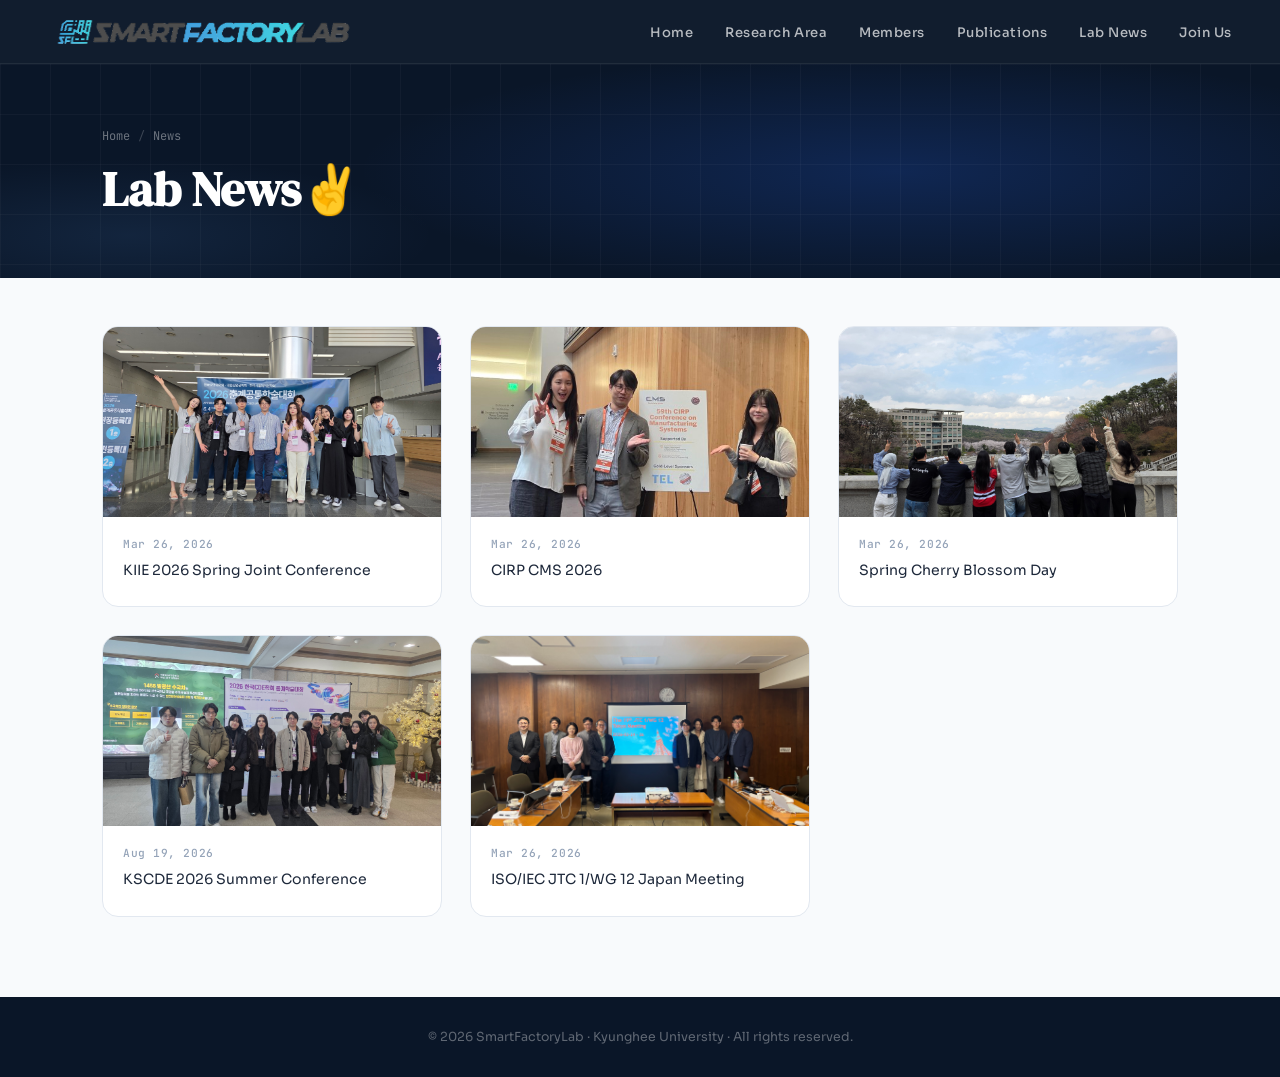
<file: lab-news.html>
<!doctype html>
<html lang="ko">
  <head>
    <meta charset="UTF-8" />
    <meta name="viewport" content="width=device-width, initial-scale=1.0" />
    <title>Lab News – Spatial AI Lab</title>
    <link rel="preconnect" href="https://fonts.googleapis.com" />
    <link
      href="https://fonts.googleapis.com/css2?family=Sora:wght@300;400;500;600;700&family=DM+Serif+Display&family=JetBrains+Mono:wght@400;500&display=swap"
      rel="stylesheet"
    />
    <style>
      :root {
        --navy: #0a1628;
        --accent: #2563eb;
        --accent-light: #60a5fa;
        --white: #ffffff;
        --gray-50: #f8fafc;
        --gray-100: #f1f5f9;
        --gray-200: #e2e8f0;
        --gray-400: #94a3b8;
        --gray-600: #475569;
        --gray-800: #1e293b;
        --text: #0f172a;
      }

      *,
      *::before,
      *::after {
        box-sizing: border-box;
        margin: 0;
        padding: 0;
      }
      html {
        scroll-behavior: smooth;
      }

      body {
        font-family: "Sora", sans-serif;
        color: var(--text);
        background: var(--gray-50);
        overflow-x: hidden;
      }

      /* ── NAV ── */
      nav {
        position: fixed;
        top: 0;
        left: 0;
        right: 0;
        z-index: 100;
        display: flex;
        align-items: center;
        justify-content: space-between;
        padding: 0 3rem;
        height: 64px;
        background: rgba(10, 22, 40, 0.97);
        backdrop-filter: blur(12px);
        border-bottom: 1px solid rgba(255, 255, 255, 0.07);
      }

      .nav-logo {
        display: flex;
        align-items: center;
        gap: 0.75rem;
        text-decoration: none;
      }

      .nav-logo-icon {
        width: 36px;
        height: 36px;
        background: linear-gradient(135deg, var(--accent), var(--accent-light));
        border-radius: 8px;
        display: grid;
        place-items: center;
        font-family: "JetBrains Mono", monospace;
        font-size: 0.7rem;
        font-weight: 500;
        color: #fff;
      }

      .nav-logo span {
        font-size: 0.85rem;
        font-weight: 600;
        color: #fff;
      }

      .nav-links {
        display: flex;
        gap: 2rem;
        list-style: none;
      }

      .nav-links a {
        color: rgba(255, 255, 255, 0.7);
        text-decoration: none;
        font-size: 0.82rem;
        font-weight: 500;
        letter-spacing: 0.04em;
        transition: color 0.2s;
      }

      .nav-links a:hover {
        color: #fff;
      }
      .nav-links a.active {
        color: #fff;
        border-bottom: 2px solid var(--accent-light);
        padding-bottom: 2px;
      }

      .hamburger {
        display: none;
        flex-direction: column;
        gap: 5px;
        cursor: pointer;
        background: none;
        border: none;
      }
      .hamburger span {
        display: block;
        width: 24px;
        height: 2px;
        background: #fff;
      }

      /* ── PAGE HEADER ── */
      .page-header {
        margin-top: 64px;
        background: var(--navy);
        padding: 4rem 0 3rem;
        position: relative;
        overflow: hidden;
      }

      .page-header::before {
        content: "";
        position: absolute;
        inset: 0;
        background:
          radial-gradient(
            ellipse 60% 80% at 70% 50%,
            rgba(37, 99, 235, 0.22) 0%,
            transparent 70%
          ),
          radial-gradient(
            ellipse 40% 60% at 10% 80%,
            rgba(96, 165, 250, 0.1) 0%,
            transparent 60%
          );
      }

      .page-header::after {
        content: "";
        position: absolute;
        inset: 0;
        background-image:
          linear-gradient(rgba(255, 255, 255, 0.03) 1px, transparent 1px),
          linear-gradient(90deg, rgba(255, 255, 255, 0.03) 1px, transparent 1px);
        background-size: 50px 50px;
      }

      .page-header .inner {
        position: relative;
        z-index: 1;
        max-width: 1140px;
        margin: 0 auto;
        padding: 0 2rem;
      }

      .breadcrumb {
        display: flex;
        align-items: center;
        gap: 0.5rem;
        font-size: 0.75rem;
        color: rgba(255, 255, 255, 0.4);
        margin-bottom: 0.75rem;
        font-family: "JetBrains Mono", monospace;
      }

      .breadcrumb a {
        color: rgba(255, 255, 255, 0.4);
        text-decoration: none;
        transition: color 0.2s;
      }
      .breadcrumb a:hover {
        color: rgba(255, 255, 255, 0.7);
      }
      .breadcrumb sep {
        color: rgba(255, 255, 255, 0.2);
      }

      .page-header h1 {
        font-family: "DM Serif Display", serif;
        font-size: clamp(2rem, 4vw, 3rem);
        color: #fff;
        margin-bottom: 0.5rem;
      }

      .page-header p {
        color: rgba(255, 255, 255, 0.5);
        font-size: 0.9rem;
        font-weight: 300;
      }

      /* ── MAIN ── */
      .main {
        max-width: 1140px;
        margin: 0 auto;
        padding: 3rem 2rem 5rem;
      }

      /* ── CARD GRID ── */
      .news-grid {
        display: grid;
        grid-template-columns: repeat(3, 1fr);
        gap: 1.75rem;
      }

      /* ── NEWS CARD ── */
      .news-card {
        background: var(--white);
        border-radius: 16px;
        border: 1px solid var(--gray-200);
        overflow: hidden;
        display: flex;
        flex-direction: column;
        transition:
          box-shadow 0.3s,
          transform 0.3s;
      }

      .news-card:hover {
        box-shadow: 0 12px 36px rgba(0, 0, 0, 0.09);
        transform: translateY(-4px);
      }

      /* image / placeholder */
      .card-img {
        width: 100%;
        aspect-ratio: 16 / 9;
        object-fit: cover;
        display: block;
      }

      .card-img-placeholder {
        width: 100%;
        aspect-ratio: 16 / 9;
        display: flex;
        align-items: center;
        justify-content: center;
        font-size: 2.8rem;
        flex-shrink: 0;
      }

      /* card body */
      .card-body {
        padding: 1.25rem 1.25rem 1.5rem;
        display: flex;
        flex-direction: column;
        gap: 0.5rem;
        flex: 1;
      }

      .card-date {
        font-family: "JetBrains Mono", monospace;
        font-size: 0.7rem;
        font-weight: 500;
        color: var(--gray-400);
        letter-spacing: 0.05em;
      }

      .card-text {
        font-size: 0.88rem;
        color: var(--gray-800);
        line-height: 1.65;
        flex: 1;
      }

      .card-text strong {
        color: var(--navy);
        font-weight: 600;
      }

      .card-text a {
        color: var(--accent);
        text-decoration: none;
        border-bottom: 1px solid rgba(37, 99, 235, 0.25);
        transition: border-color 0.2s;
      }
      .card-text a:hover {
        border-color: var(--accent);
      }

      /* ── FOOTER ── */
      footer {
        background: var(--navy);
        padding: 2rem;
        text-align: center;
        font-size: 0.78rem;
        color: rgba(255, 255, 255, 0.35);
      }

      /* ── MOBILE ── */
      @media (max-width: 1024px) {
        .news-grid {
          grid-template-columns: repeat(2, 1fr);
        }
      }

      @media (max-width: 900px) {
        nav {
          padding: 0 1.5rem;
        }
        .nav-links {
          display: none;
        }
        .nav-links.open {
          display: flex;
          flex-direction: column;
          position: fixed;
          top: 64px;
          left: 0;
          right: 0;
          background: var(--navy);
          padding: 1.5rem 2rem;
          border-top: 1px solid rgba(255, 255, 255, 0.08);
          gap: 1.25rem;
        }
        .hamburger {
          display: flex;
        }
      }

      @media (max-width: 560px) {
        .news-grid {
          grid-template-columns: 1fr;
        }
      }
    </style>
  </head>
  <body>
    <!-- NAV -->
    <nav>
      <a href="../index.html" class="nav-logo">
        <img
          src="./assets/logo+name.png"
          alt="SmartFactoryLab Logo"
          class="logo-img"
          style="height: 40px; width: auto; display: block; object-fit: contain"
        />
      </a>
      <ul class="nav-links" id="navLinks">
        <li><a href="index.html#">Home</a></li>
        <li><a href="index.html#research">Research Area</a></li>
        <li><a href="./members/index.html">Members</a></li>
        <li><a href="./publications/index.html">Publications</a></li>
        <li><a href="./lab-news.html">Lab News</a></li>
        <li><a href="index.html#join">Join Us</a></li>
      </ul>
      <button class="hamburger" id="hamburger" aria-label="Menu">
        <span></span><span></span><span></span>
      </button>
    </nav>

    <!-- PAGE HEADER -->
    <div class="page-header">
      <div class="inner">
        <div class="breadcrumb">
          <a href="index.html">Home</a>
          <sep>/</sep>
          <span>News</span>
        </div>
        <h1>Lab News✌️</h1>
      </div>
    </div>

    <!-- MAIN -->
    <div class="main">
      <div class="news-grid">
        <div class="news-card">
  <img
    class="card-img"
    src="assets/lab_news/산업공학회.jpg"
    alt="KIIE 2026 Spring Joint Conference"
  />
  <div class="card-body">
    <p class="card-date">Mar 26, 2026</p>
    <p class="card-text">KIIE 2026 Spring Joint Conference</p>
  </div>
</div>

<div class="news-card">
  <img
    class="card-img"
    src="assets/lab_news/cirp_cms.jpg"
    alt="CIRP CMS 2026"
  />
  <div class="card-body">
    <p class="card-date">Mar 26, 2026</p>
    <p class="card-text">CIRP CMS 2026</p>
  </div>
</div>

<div class="news-card">
  <img
    class="card-img"
    src="assets/lab_news/cherryBlossom.jpg"
    alt="Spring Cherry Blossom Day"
  />
  <div class="card-body">
    <p class="card-date">Mar 26, 2026</p>
    <p class="card-text">Spring Cherry Blossom Day</p>
  </div>
</div>

<div class="news-card">
  <img
    class="card-img"
    src="assets/lab_news/cde_용평.jpg"
    alt="KSCDE 2026 Summer Conference"
  />
  <div class="card-body">
    <p class="card-date">Aug 19, 2026</p>
    <p class="card-text">KSCDE 2026 Summer Conference</p>
  </div>
</div>

<div class="news-card">
  <img
    class="card-img"
    src="assets/lab_news/jtc1.wg12.jpg"
    alt="ISO/IEC JTC 1/WG 12 Japan Meeting"
  />
  <div class="card-body">
    <p class="card-date">Mar 26, 2026</p>
    <p class="card-text">ISO/IEC JTC 1/WG 12 Japan Meeting</p>
  </div>
</div>
      </div>
    </div>

    <footer>
      © 2026 SmartFactoryLab · Kyunghee University · All rights reserved.
    </footer>

    <script>
      document.getElementById("hamburger").addEventListener("click", () => {
        document.getElementById("navLinks").classList.toggle("open");
      });
    </script>
  </body>
</html>
</file>
<file: members/style.css>
:root {
        --navy: #0a1628;
        --blue: #1a3a6b;
        --accent: #2563eb;
        --accent-light: #60a5fa;
        --white: #ffffff;
        --gray-50: #f8fafc;
        --gray-100: #f1f5f9;
        --gray-200: #e2e8f0;
        --gray-400: #94a3b8;
        --gray-600: #475569;
        --gray-800: #1e293b;
        --text: #0f172a;
      }

      *,
      *::before,
      *::after {
        box-sizing: border-box;
        margin: 0;
        padding: 0;
      }
      html {
        scroll-behavior: smooth;
      }
      body {
        font-family: "Sora", sans-serif;
        color: var(--text);
        background: var(--white);
        overflow-x: hidden;
      }

      /* ── NAV ── */
      nav {
        position: fixed;
        top: 0;
        left: 0;
        right: 0;
        z-index: 100;
        display: flex;
        align-items: center;
        justify-content: space-between;
        padding: 0 3rem;
        height: 64px;
        background: rgba(10, 22, 40, 0.97);
        backdrop-filter: blur(12px);
        border-bottom: 1px solid rgba(255, 255, 255, 0.07);
      }

      .nav-logo {
        display: flex;
        align-items: center;
        gap: 0.75rem;
        text-decoration: none;
      }

      .nav-logo-icon {
        width: 36px;
        height: 36px;
        background: linear-gradient(135deg, var(--accent), var(--accent-light));
        border-radius: 8px;
        display: grid;
        place-items: center;
        font-family: "JetBrains Mono", monospace;
        font-size: 0.7rem;
        font-weight: 500;
        color: #fff;
      }

      .nav-logo span {
        font-size: 0.85rem;
        font-weight: 600;
        color: #fff;
      }

      .nav-links {
        display: flex;
        gap: 2rem;
        list-style: none;
      }

      .nav-links a {
        color: rgba(255, 255, 255, 0.7);
        text-decoration: none;
        font-size: 0.82rem;
        font-weight: 500;
        letter-spacing: 0.04em;
        transition: color 0.2s;
      }

      .nav-links a:hover {
        color: #fff;
      }
      .nav-links a.active {
        color: #fff;
        border-bottom: 2px solid var(--accent-light);
        padding-bottom: 2px;
      }

      .hamburger {
        display: none;
        flex-direction: column;
        gap: 5px;
        cursor: pointer;
        background: none;
        border: none;
      }
      .hamburger span {
        display: block;
        width: 24px;
        height: 2px;
        background: #fff;
      }

      /* ── PAGE HEADER ── */
      .page-header {
        margin-top: 64px;
        background: var(--navy);
        padding: 4rem 0 3rem;
        position: relative;
        overflow: hidden;
      }

      .page-header::before {
        content: "";
        position: absolute;
        inset: 0;
        background: radial-gradient(
          ellipse 70% 80% at 20% 50%,
          rgba(37, 99, 235, 0.2) 0%,
          transparent 70%
        );
      }

      .page-header .container {
        position: relative;
        z-index: 1;
        max-width: 1140px;
        margin: 0 auto;
        padding: 0 2rem;
      }

      .breadcrumb {
        display: flex;
        align-items: center;
        gap: 0.5rem;
        font-size: 0.75rem;
        color: rgba(255, 255, 255, 0.4);
        margin-bottom: 0.75rem;
        font-family: "JetBrains Mono", monospace;
      }

      .breadcrumb a {
        color: rgba(255, 255, 255, 0.4);
        text-decoration: none;
      }
      .breadcrumb a:hover {
        color: rgba(255, 255, 255, 0.7);
      }
      .breadcrumb span {
        color: rgba(255, 255, 255, 0.25);
      }

      .page-header h1 {
        font-family: "DM Serif Display", serif;
        font-size: clamp(2rem, 4vw, 3rem);
        color: #fff;
        margin-bottom: 0.5rem;
      }

      .page-header p {
        color: rgba(255, 255, 255, 0.5);
        font-size: 0.9rem;
        font-weight: 300;
      }

      /* ── CONTAINER ── */
      .container {
        max-width: 1140px;
        margin: 0 auto;
        padding: 0 2rem;
      }

      /* ── SECTION ── */
      .member-section {
        padding: 4rem 0 2rem;
      }

      .section-anchor {
        display: block;
        margin-top: -80px; /* offset for fixed nav */
        padding-top: 80px;
        visibility: hidden;
      }

      .section-heading {
        display: flex;
        align-items: center;
        gap: 1.25rem;
        margin-bottom: 2.5rem;
      }

      .section-heading h2 {
        font-family: "DM Serif Display", serif;
        font-size: 1.8rem;
        color: var(--navy);
        white-space: nowrap;
      }

      .section-heading::after {
        content: "";
        flex: 1;
        height: 1px;
        background: var(--gray-200);
      }

      /* ── PROFESSOR CARD ── */
      .prof-card {
        display: grid;
        grid-template-columns: 220px 1fr;
        gap: 2.5rem;
        background: var(--gray-50);
        border-radius: 20px;
        border: 1px solid var(--gray-200);
        overflow: hidden;
        padding: 2.5rem;
      }

      .prof-photo {
        width: 220px;
        height: 260px;
        object-fit: cover;
        border-radius: 14px;
        background: var(--gray-200);
        display: block;
      }

      .prof-photo-placeholder {
        width: 220px;
        height: 260px;
        border-radius: 14px;
        background: linear-gradient(135deg, #1a3a6b, #2563eb);
        display: flex;
        align-items: center;
        justify-content: center;
        font-size: 4rem;
        color: rgba(255, 255, 255, 0.5);
        flex-shrink: 0;
      }

      .prof-name {
        font-family: "DM Serif Display", serif;
        font-size: 1.6rem;
        color: var(--navy);
        margin-bottom: 0.25rem;
      }

      .prof-title {
        font-size: 0.85rem;
        color: var(--accent);
        font-weight: 500;
        margin-bottom: 1.5rem;
      }

      .prof-block {
        margin-bottom: 1.5rem;
      }

      .prof-block h4 {
        font-size: 0.72rem;
        font-weight: 700;
        color: var(--gray-400);
        letter-spacing: 0.12em;
        text-transform: uppercase;
        margin-bottom: 0.6rem;
        padding-bottom: 0.4rem;
        border-bottom: 1px solid var(--gray-200);
      }

      .prof-block ul {
        list-style: none;
      }

      .prof-block li {
        font-size: 0.83rem;
        color: var(--gray-800);
        padding: 0.25rem 0;
        padding-left: 1rem;
        position: relative;
        line-height: 1.5;
      }

      .prof-block li::before {
        content: "·";
        position: absolute;
        left: 0;
        color: var(--accent);
      }

      .prof-block li span {
        font-size: 0.75rem;
        color: var(--gray-400);
        display: block;
        padding-left: 0.5rem;
        line-height: 1.4;
      }

      /* ── MEMBER GRID ── */
      .member-grid {
        /* display: grid; */
        grid-template-columns: repeat(auto-fill, minmax(200px, 1fr));
        gap: 1.5rem;
      }

      .member-card {
        background: #fff;
        border-radius: 16px;
        border: 1px solid var(--gray-200);
        overflow: hidden;
        transition:
          box-shadow 0.3s,
          transform 0.3s;
        margin: 10px;
      }

      .member-card:hover {
        box-shadow: 0 8px 30px rgba(0, 0, 0, 0.08);
        transform: translateY(-3px);
      }

      .member-card a {
        text-decoration: none;
        display: block;
      }

      .member-photo {
        width: 100%;
        aspect-ratio: 1 / 1;
        object-fit: cover;
        background: var(--gray-100);
        display: block;
      }

      .member-photo-placeholder {
        width: 100%;
        aspect-ratio: 1 / 1;
        background: linear-gradient(135deg, var(--gray-100), var(--gray-200));
        display: flex;
        align-items: center;
        justify-content: center;
        font-size: 3rem;
        color: var(--gray-400);
      }

      .member-info {
        padding: 1rem;
      }

      .member-badge {
        display: inline-block;
        font-size: 0.62rem;
        font-weight: 700;
        letter-spacing: 0.08em;
        text-transform: uppercase;
        padding: 0.15rem 0.5rem;
        border-radius: 4px;
        margin-bottom: 0.5rem;
      }

      .badge-phd {
        background: rgba(37, 99, 235, 0.1);
        color: var(--accent);
      }
      .badge-ms-phd {
        background: rgba(139, 92, 246, 0.1);
        color: #7c3aed;
      }
      .badge-ms {
        background: rgba(16, 185, 129, 0.1);
        color: #059669;
      }
      .badge-intern {
        background: rgba(245, 158, 11, 0.1);
        color: #d97706;
      }

      .member-name {
        font-size: 0.9rem;
        font-weight: 700;
        color: var(--navy);
        line-height: 1.3;
        margin-bottom: 0.15rem;
      }

      .member-name-ko {
        font-size: 0.75rem;
        color: var(--gray-400);
        margin-bottom: 0.4rem;
      }

      .member-research {
        font-size: 0.75rem;
        color: var(--gray-600);
        line-height: 1.4;
        margin-bottom: 0.4rem;
      }

      .member-tags {
        display: flex;
        flex-wrap: wrap;
        gap: 0.25rem;
      }

      .member-tag {
        font-size: 0.62rem;
        padding: 0.12rem 0.45rem;
        border-radius: 4px;
        background: var(--gray-100);
        color: var(--gray-400);
        font-weight: 500;
      }

      .member-tag.award {
        background: rgba(245, 158, 11, 0.1);
        color: #d97706;
      }

      .member-links {
        display: flex;
        gap: 0.4rem;
        margin-top: 0.5rem;
      }

      .member-link {
        width: 26px;
        height: 26px;
        border-radius: 6px;
        border: 1px solid var(--gray-200);
        display: grid;
        place-items: center;
        font-size: 0.72rem;
        text-decoration: none;
        color: var(--gray-400);
        transition: all 0.2s;
      }

      .member-link:hover {
        border-color: var(--accent);
        color: var(--accent);
        background: rgba(37, 99, 235, 0.05);
      }

      /* ── ALUMNI ── */
      .alumni-section {
        padding: 2rem 0 4rem;
      }

      .alumni-subsection {
        margin-bottom: 2rem;
      }

      .alumni-subsection h3 {
        font-size: 0.95rem;
        font-weight: 700;
        color: var(--navy);
        margin-bottom: 1rem;
        padding-bottom: 0.5rem;
        border-bottom: 2px solid var(--gray-100);
      }

      .alumni-list {
        list-style: none;
      }

      .alumni-list li {
        display: grid;
        grid-template-columns: 240px 1fr;
        gap: 1rem;
        padding: 0.65rem 0;
        border-bottom: 1px solid var(--gray-100);
        font-size: 0.85rem;
      }

      .alumni-list li:last-child {
        border-bottom: none;
      }

      .alumni-name {
        font-weight: 600;
        color: var(--navy);
        display: flex;
        align-items: center;
        gap: 0.4rem;
      }

      .alumni-name a {
        color: var(--accent);
        font-size: 0.8rem;
        text-decoration: none;
      }

      .alumni-name a:hover {
        text-decoration: underline;
      }

      .alumni-period {
        /* font-family: "JetBrains Mono", monospace; */
        font-size: 0.68rem;
        color: var(--gray-400);
      }

      .alumni-desc {
        color: var(--gray-600);
        font-size: 0.82rem;
        line-height: 1.5;
      }

      /* ── STICKY NAV ── */
      .member-nav {
        position: sticky;
        top: 64px;
        z-index: 50;
        background: rgba(255, 255, 255, 0.95);
        backdrop-filter: blur(8px);
        border-bottom: 1px solid var(--gray-200);
        padding: 0 2rem;
      }

      .member-nav-inner {
        max-width: 1140px;
        margin: 0 auto;
        display: flex;
        gap: 0;
      }

      .member-nav-link {
        padding: 0.9rem 1.25rem;
        font-size: 0.82rem;
        font-weight: 600;
        color: var(--gray-400);
        text-decoration: none;
        border-bottom: 2px solid transparent;
        transition: all 0.2s;
      }

      .member-nav-link:hover {
        color: var(--navy);
      }
      .member-nav-link.active {
        color: var(--accent);
        border-bottom-color: var(--accent);
      }

      /* ── FOOTER ── */
      footer {
        background: var(--navy);
        padding: 2rem;
        text-align: center;
        font-size: 0.78rem;
        color: rgba(255, 255, 255, 0.35);
      }

      /* ── MOBILE ── */
      @media (max-width: 900px) {
        nav {
          padding: 0 1.5rem;
        }
        .nav-links {
          display: none;
        }
        .nav-links.open {
          display: flex;
          flex-direction: column;
          position: fixed;
          top: 64px;
          left: 0;
          right: 0;
          background: var(--navy);
          padding: 1.5rem 2rem;
          border-top: 1px solid rgba(255, 255, 255, 0.08);
          gap: 1.25rem;
        }
        .hamburger {
          display: flex;
        }
        .prof-card {
          grid-template-columns: 1fr;
        }
        .prof-photo-placeholder {
          width: 100%;
          height: 220px;
        }
        .member-grid {
          grid-template-columns: repeat(2, 1fr);
        }
        .alumni-list li {
          grid-template-columns: 1fr;
          gap: 0.3rem;
        }
        .member-nav-inner {
          overflow-x: auto;
        }
      }

      @media (max-width: 500px) {
        .member-grid {
          grid-template-columns: repeat(2, 1fr);
        }
      }
</file>
<file: publications/style.css>
:root {
        --navy: #0a1628;
        --blue: #1a3a6b;
        --accent: #2563eb;
        --accent-light: #60a5fa;
        --white: #ffffff;
        --gray-50: #f8fafc;
        --gray-100: #f1f5f9;
        --gray-200: #e2e8f0;
        --gray-400: #94a3b8;
        --gray-600: #475569;
        --gray-800: #1e293b;
        --text: #0f172a;
        --divider: #e2e8f0;
      }

      *,
      *::before,
      *::after {
        box-sizing: border-box;
        margin: 0;
        padding: 0;
      }
      html {
        scroll-behavior: smooth;
      }
      body {
        font-family: "Sora", sans-serif;
        color: var(--text);
        background: var(--white);
        overflow-x: hidden;
      }

      /* ── NAV ── */
      nav {
        position: fixed;
        top: 0;
        left: 0;
        right: 0;
        z-index: 100;
        display: flex;
        align-items: center;
        justify-content: space-between;
        padding: 0 3rem;
        height: 64px;
        background: rgba(10, 22, 40, 0.97);
        backdrop-filter: blur(12px);
        border-bottom: 1px solid rgba(255, 255, 255, 0.07);
      }

      .nav-logo {
        display: flex;
        align-items: center;
        gap: 0.75rem;
        text-decoration: none;
      }

      .nav-logo-icon {
        width: 36px;
        height: 36px;
        background: linear-gradient(135deg, var(--accent), var(--accent-light));
        border-radius: 8px;
        display: grid;
        place-items: center;
        font-family: "JetBrains Mono", monospace;
        font-size: 0.7rem;
        font-weight: 500;
        color: #fff;
      }

      .nav-logo span {
        font-size: 0.85rem;
        font-weight: 600;
        color: #fff;
      }

      .nav-links {
        display: flex;
        gap: 2rem;
        list-style: none;
      }

      .nav-links a {
        color: rgba(255, 255, 255, 0.7);
        text-decoration: none;
        font-size: 0.82rem;
        font-weight: 500;
        letter-spacing: 0.04em;
        transition: color 0.2s;
      }

      .nav-links a:hover,
      .nav-links a.active {
        color: #fff;
      }

      .nav-links a.active {
        border-bottom: 2px solid var(--accent-light);
        padding-bottom: 2px;
      }

      .hamburger {
        display: none;
        flex-direction: column;
        gap: 5px;
        cursor: pointer;
        background: none;
        border: none;
      }

      .hamburger span {
        display: block;
        width: 24px;
        height: 2px;
        background: #fff;
      }

      /* ── PAGE HEADER ── */
      .page-header {
        margin-top: 64px;
        background: var(--navy);
        padding: 4rem 0 3rem;
        position: relative;
        overflow: hidden;
      }

      .page-header::before {
        content: "";
        position: absolute;
        inset: 0;
        background: radial-gradient(
          ellipse 70% 80% at 80% 50%,
          rgba(37, 99, 235, 0.2) 0%,
          transparent 70%
        );
      }

      .page-header .container {
        position: relative;
        z-index: 1;
      }

      .breadcrumb {
        display: flex;
        align-items: center;
        gap: 0.5rem;
        font-size: 0.75rem;
        color: rgba(255, 255, 255, 0.4);
        margin-bottom: 0.75rem;
        font-family: "JetBrains Mono", monospace;
      }

      .breadcrumb a {
        color: rgba(255, 255, 255, 0.4);
        text-decoration: none;
      }
      .breadcrumb a:hover {
        color: rgba(255, 255, 255, 0.7);
      }
      .breadcrumb span {
        color: rgba(255, 255, 255, 0.25);
      }

      .page-header h1 {
        font-family: "DM Serif Display", serif;
        font-size: clamp(2rem, 4vw, 3rem);
        color: #fff;
        margin-bottom: 0.5rem;
      }

      .page-header p {
        color: rgba(255, 255, 255, 0.5);
        font-size: 0.9rem;
        font-weight: 300;
      }

      /* ── LAYOUT ── */
      .main-layout {
        /* display: grid; */
        grid-template-columns: 220px 1fr;
        max-width: 1140px;
        margin: 0 auto;
        padding: 3rem 2rem;
        gap: 3rem;
      }

      /* ── SIDEBAR ── */
      .sidebar {
        position: sticky;
        top: 84px;
        align-self: start;
      }

      .sidebar-section {
        margin-bottom: 2rem;
      }

      .sidebar-title {
        font-size: 0.7rem;
        font-weight: 700;
        color: var(--gray-400);
        letter-spacing: 0.12em;
        text-transform: uppercase;
        margin-bottom: 0.75rem;
        padding-bottom: 0.4rem;
        border-bottom: 1px solid var(--gray-200);
      }

      .sidebar-menu {
        list-style: none;
      }

      .sidebar-menu li + li {
        margin-top: 0.1rem;
      }

      .sidebar-menu a {
        display: block;
        padding: 0.45rem 0.75rem;
        border-radius: 6px;
        font-size: 0.82rem;
        font-weight: 500;
        color: var(--gray-600);
        text-decoration: none;
        transition: all 0.2s;
      }

      .sidebar-menu a:hover {
        background: var(--gray-100);
        color: var(--navy);
      }

      .sidebar-menu a.active {
        background: rgba(37, 99, 235, 0.08);
        color: var(--accent);
        font-weight: 600;
      }

      .sidebar-years {
        list-style: none;
      }
      .sidebar-years li + li {
        margin-top: 0.1rem;
      }

      .sidebar-years button {
        display: block;
        width: 100%;
        padding: 0.35rem 0.75rem;
        border-radius: 6px;
        font-size: 0.8rem;
        font-weight: 500;
        color: var(--gray-600);
        background: none;
        border: none;
        cursor: pointer;
        text-align: left;
        transition: all 0.2s;
        font-family: "JetBrains Mono", monospace;
      }

      .sidebar-years button:hover {
        background: var(--gray-100);
        color: var(--navy);
      }
      .sidebar-years button.active {
        background: rgba(37, 99, 235, 0.08);
        color: var(--accent);
        font-weight: 600;
      }

      /* ── CONTENT ── */

      .pub-type-tabs {
        display: flex;
        gap: 0.5rem;
        margin-bottom: 2.5rem;
        border-bottom: 2px solid var(--gray-100);
        padding-bottom: 0;
      }

      .pub-tab {
        padding: 0.6rem 1.25rem;
        font-size: 0.82rem;
        font-weight: 600;
        color: var(--gray-400);
        border: none;
        background: none;
        cursor: pointer;
        border-bottom: 2px solid transparent;
        margin-bottom: -2px;
        transition: all 0.2s;
        font-family: "Sora", sans-serif;
      }

      .pub-tab:hover {
        color: var(--navy);
      }

      .pub-tab.active {
        color: var(--accent);
        border-bottom-color: var(--accent);
      }

      /* ── YEAR GROUP ── */
      .year-group {
        margin-bottom: 3rem;
      }

      .year-group[data-hidden="true"] {
        display: none;
      }

      .year-label {
        font-family: "DM Serif Display", serif;
        font-size: 1.5rem;
        color: var(--navy);
        margin-bottom: 1.25rem;
        display: flex;
        align-items: center;
        gap: 1rem;
      }

      .year-label::after {
        content: "";
        flex: 1;
        height: 1px;
        background: var(--gray-200);
      }

      .year-count {
        font-family: "JetBrains Mono", monospace;
        font-size: 0.72rem;
        font-weight: 500;
        color: var(--gray-400);
        background: var(--gray-100);
        padding: 0.2rem 0.6rem;
        border-radius: 999px;
      }

      /* ── PUB ENTRY ── */
      .pub-entry {
        padding: 1.5rem 0;
        border-bottom: 1px solid var(--divider);
        /* display: grid; */
        grid-template-columns: 1fr auto;
        gap: 1.5rem;
        align-items: start;
      }

      .pub-entry:last-child {
        border-bottom: none;
      }

      .pub-venue-badge {
        display: inline-block;
        font-family: "JetBrains Mono", monospace;
        font-size: 0.68rem;
        font-weight: 500;
        padding: 0.2rem 0.65rem;
        border-radius: 4px;
        margin-bottom: 0.6rem;
        letter-spacing: 0.06em;
      }

      .badge-top {
        background: rgba(245, 158, 11, 0.12);
        color: #d97706;
      }
      .badge-conf {
        background: rgba(37, 99, 235, 0.1);
        color: var(--accent);
      }
      .badge-find {
        background: rgba(139, 92, 246, 0.1);
        color: #7c3aed;
      }
      .badge-patent {
        background: rgba(16, 185, 129, 0.1);
        color: #059669;
      }

      .pub-entry h3 {
        font-size: 0.95rem;
        font-weight: 600;
        color: var(--navy);
        line-height: 1.45;
        margin-bottom: 0.45rem;
      }

      .pub-entry .authors {
        font-size: 0.8rem;
        color: var(--gray-600);
        line-height: 1.6;
        margin-bottom: 0.3rem;
        font-weight: 300;
      }

      .pub-entry .authors strong {
        color: var(--navy);
        font-weight: 600;
      }

      .pub-entry .venue-full {
        font-size: 0.78rem;
        color: var(--gray-400);
        margin-bottom: 4.8px;
        font-style: italic;
      }

      .pub-links-col {
        display: flex;
        flex-direction: column;
        gap: 0.4rem;
        min-width: 80px;
      }

      .pill-link {
        display: inline-flex;
        align-items: center;
        justify-content: center;
        gap: 0.3rem;
        padding: 0.32rem 0.75rem;
        border-radius: 6px;
        font-size: 0.72rem;
        font-weight: 600;
        text-decoration: none;
        border: 1px solid var(--gray-200);
        color: var(--gray-600);
        transition: all 0.2s;
        white-space: nowrap;
      }

      .pill-link:hover {
        border-color: var(--accent);
        color: var(--accent);
        background: rgba(37, 99, 235, 0.04);
      }

      .pill-link.paper {
        border-color: rgba(37, 99, 235, 0.3);
        color: var(--accent);
      }
      .pill-link.code {
        border-color: rgba(16, 185, 129, 0.3);
        color: #059669;
      }
      .pill-link.demo {
        border-color: rgba(245, 158, 11, 0.3);
        color: #d97706;
      }

      /* ── STATS BAR ── */
      .stats-bar {
        display: flex;
        gap: 2rem;
        padding: 1.25rem 1.5rem;
        background: var(--gray-50);
        border-radius: 12px;
        border: 1px solid var(--gray-200);
        margin-bottom: 2.5rem;
        flex-wrap: wrap;
      }

      .stat {
        display: flex;
        flex-direction: column;
        gap: 0.15rem;
      }

      .stat-num {
        font-family: "DM Serif Display", serif;
        font-size: 1.4rem;
        color: var(--navy);
      }

      .stat-label {
        font-size: 0.7rem;
        color: var(--gray-400);
        letter-spacing: 0.06em;
        text-transform: uppercase;
        font-weight: 500;
      }

      /* ── FOOTER ── */
      footer {
        background: var(--navy);
        padding: 2rem;
        text-align: center;
        font-size: 0.78rem;
        color: rgba(255, 255, 255, 0.35);
      }

      /* ── MOBILE ── */
      @media (max-width: 900px) {
        nav {
          padding: 0 1.5rem;
        }
        .nav-links {
          display: none;
        }
        .nav-links.open {
          display: flex;
          flex-direction: column;
          position: fixed;
          top: 64px;
          left: 0;
          right: 0;
          background: var(--navy);
          padding: 1.5rem 2rem;
          border-top: 1px solid rgba(255, 255, 255, 0.08);
          gap: 1.25rem;
        }
        .hamburger {
          display: flex;
        }
        .main-layout {
          grid-template-columns: 1fr;
        }
        .sidebar {
          position: static;
        }
        .pub-type-tabs {
          overflow-x: auto;
        }
        .pub-entry {
          grid-template-columns: 1fr;
        }
        .pub-links-col {
          flex-direction: row;
          flex-wrap: wrap;
        }
      }
</file>
